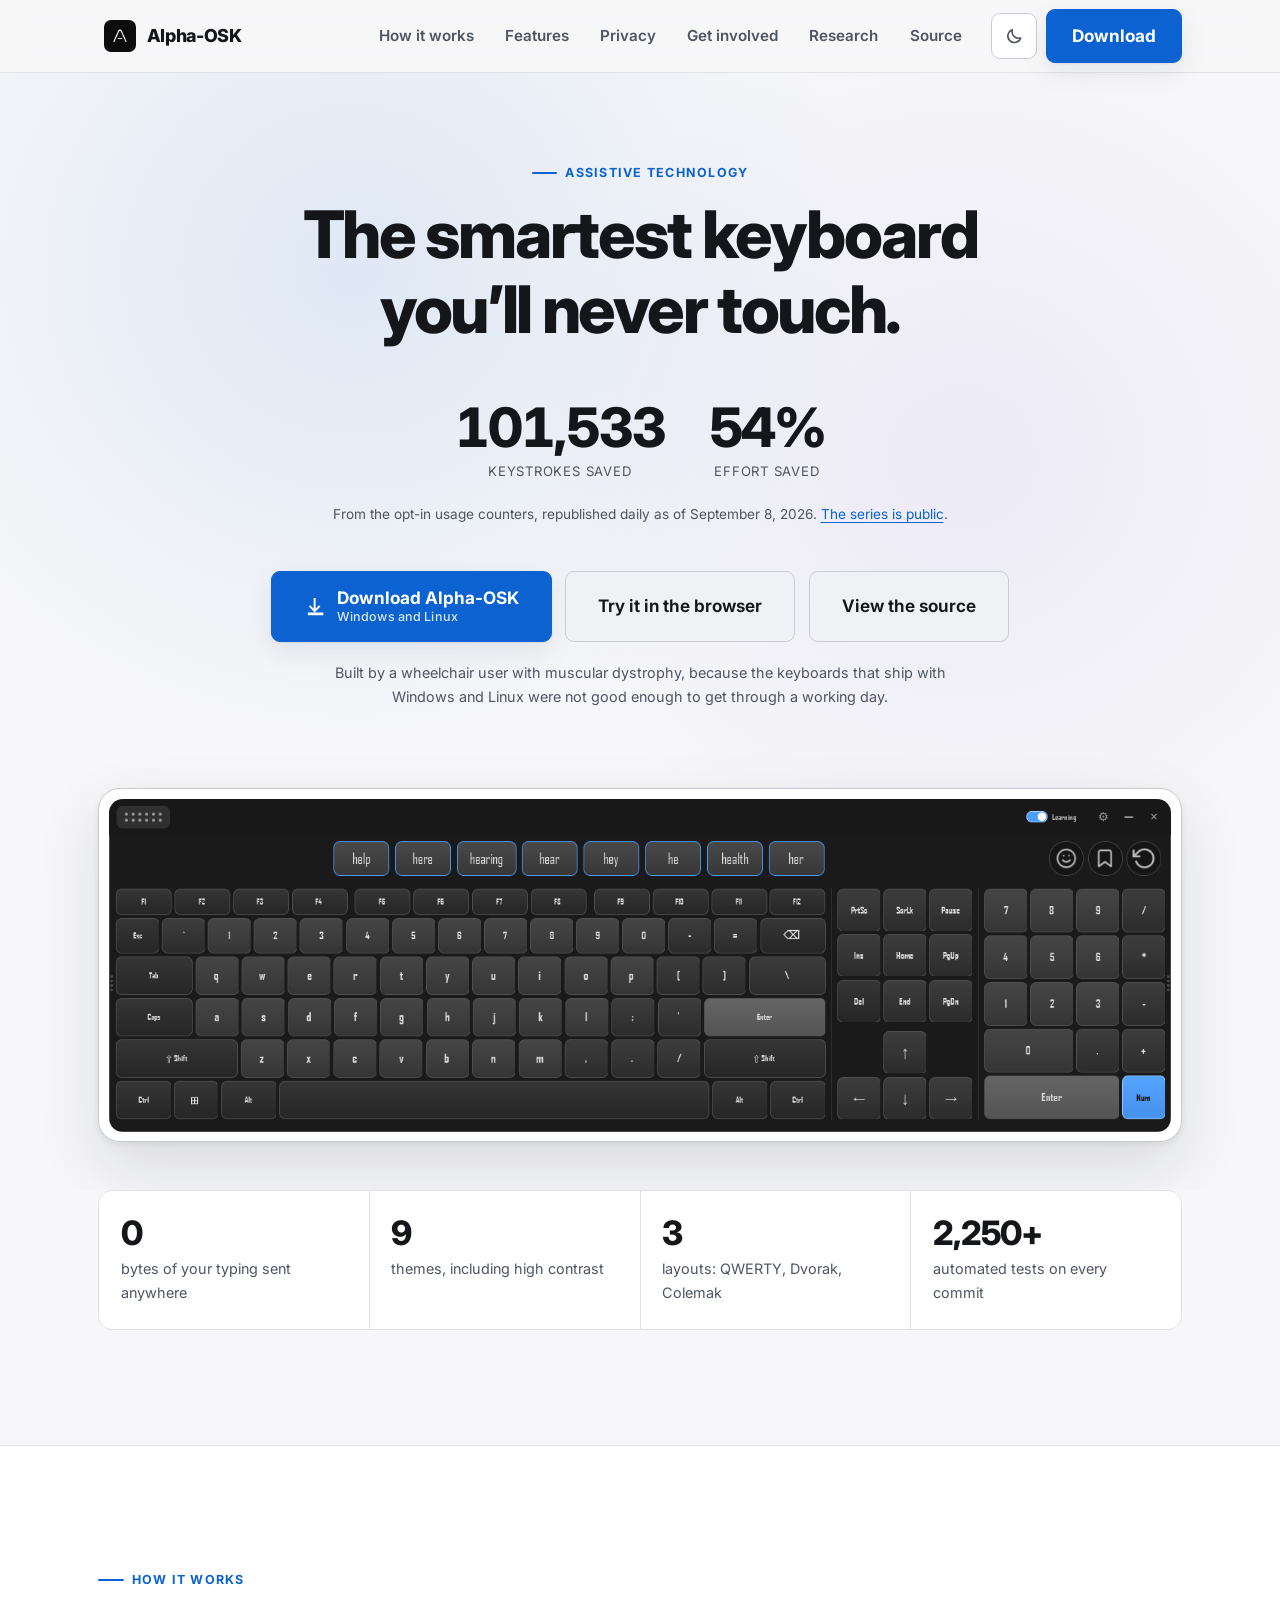
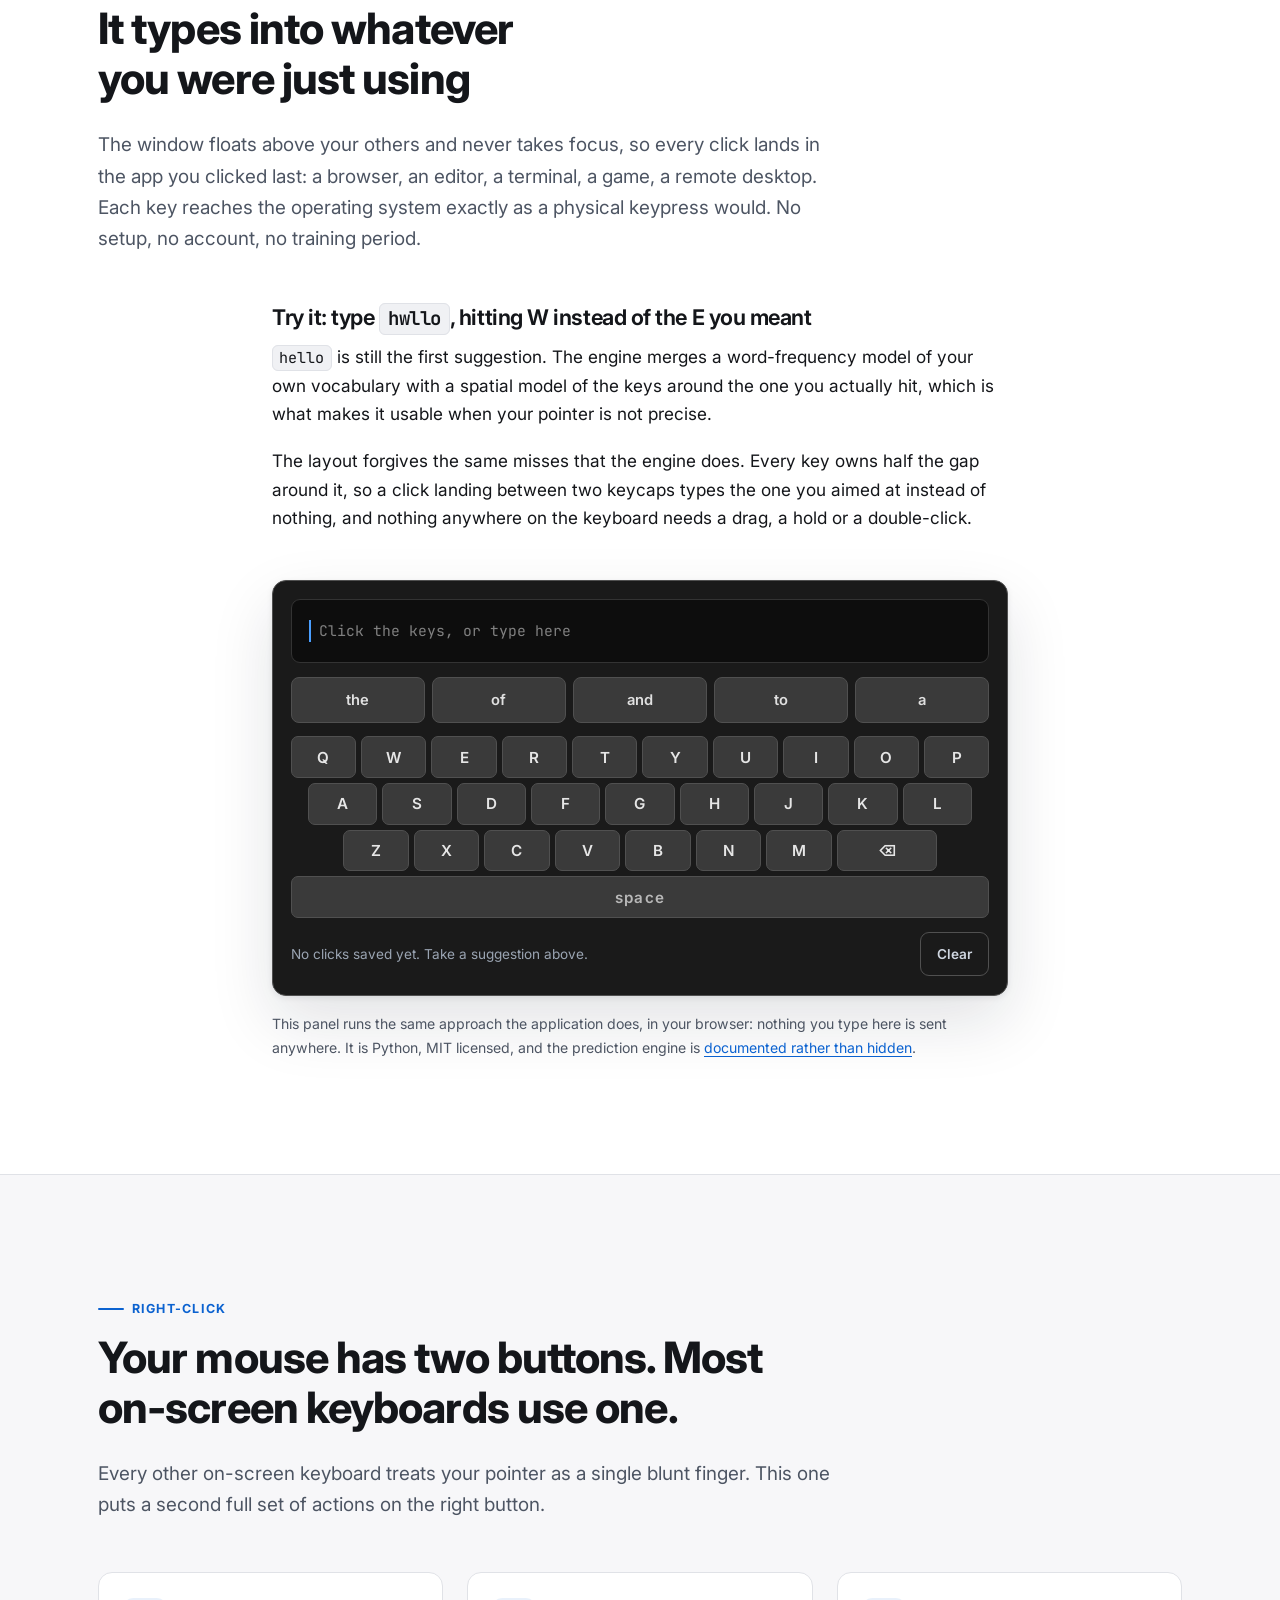
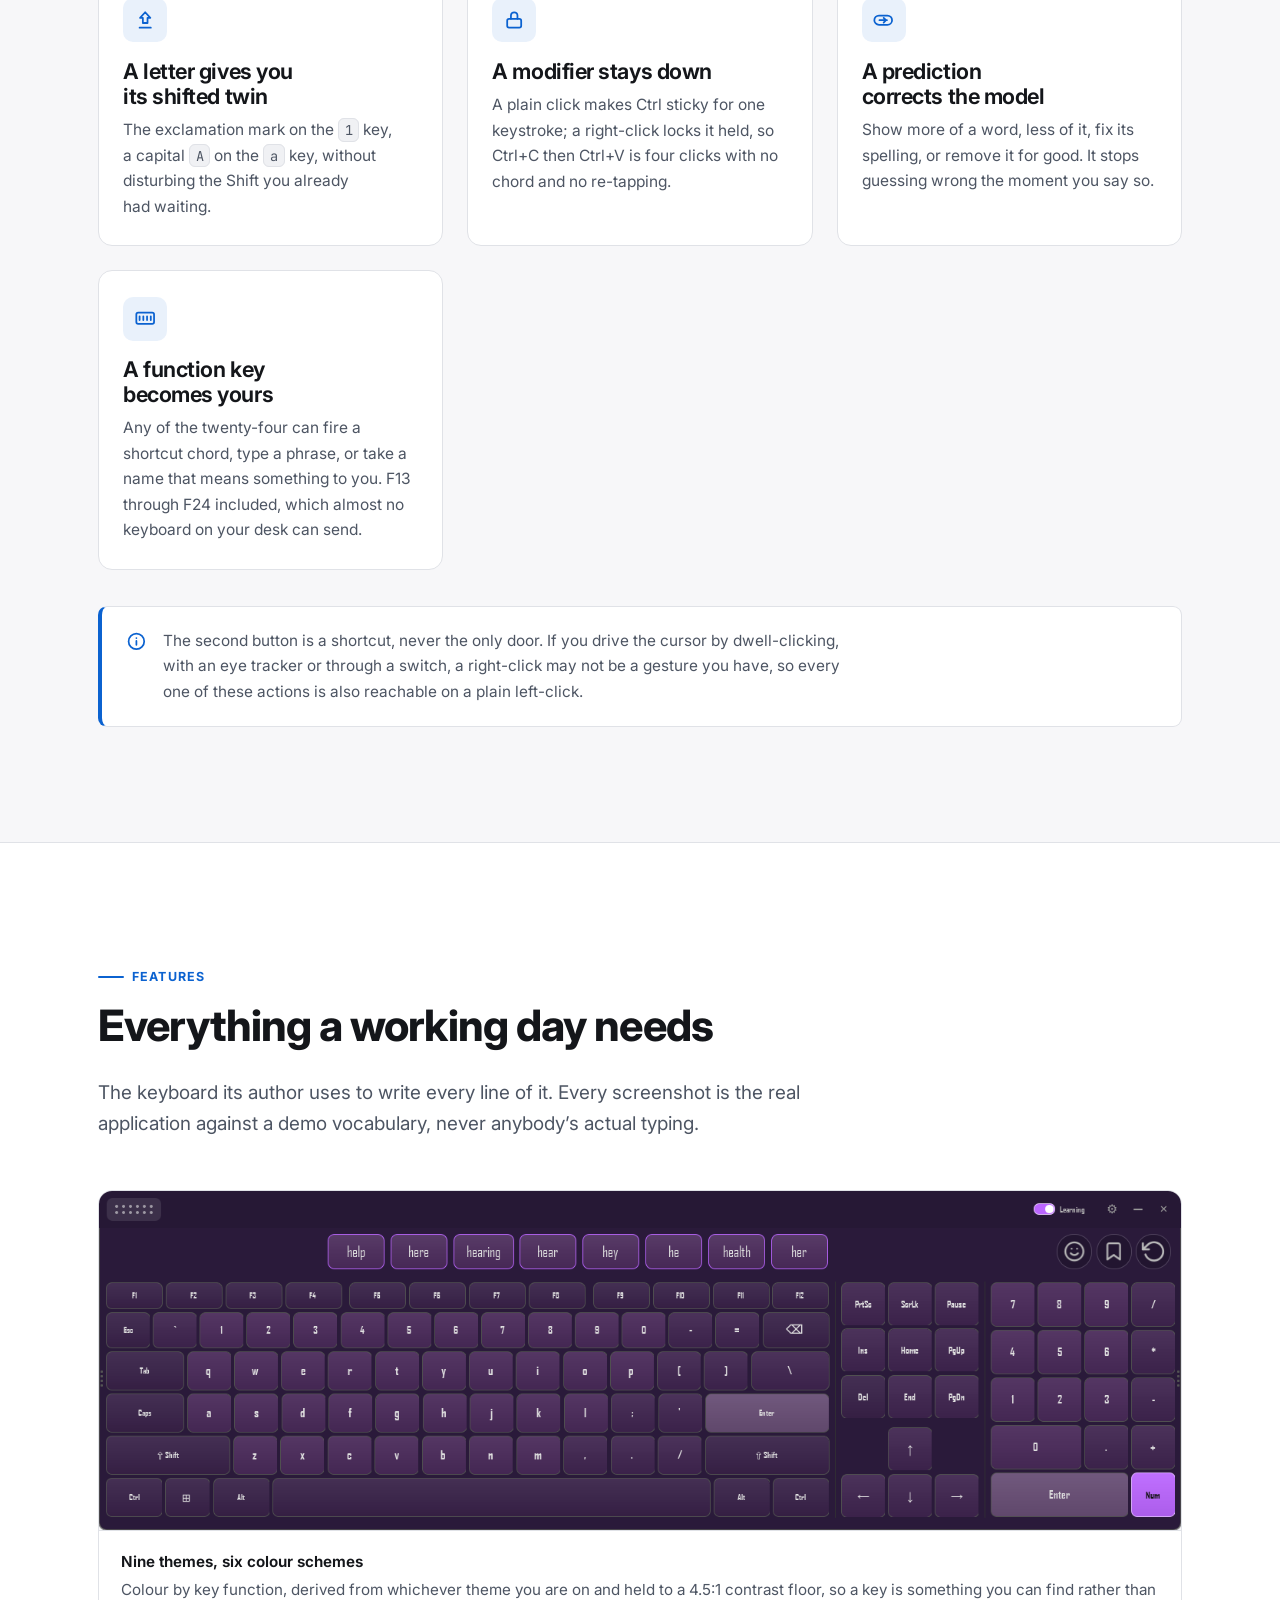
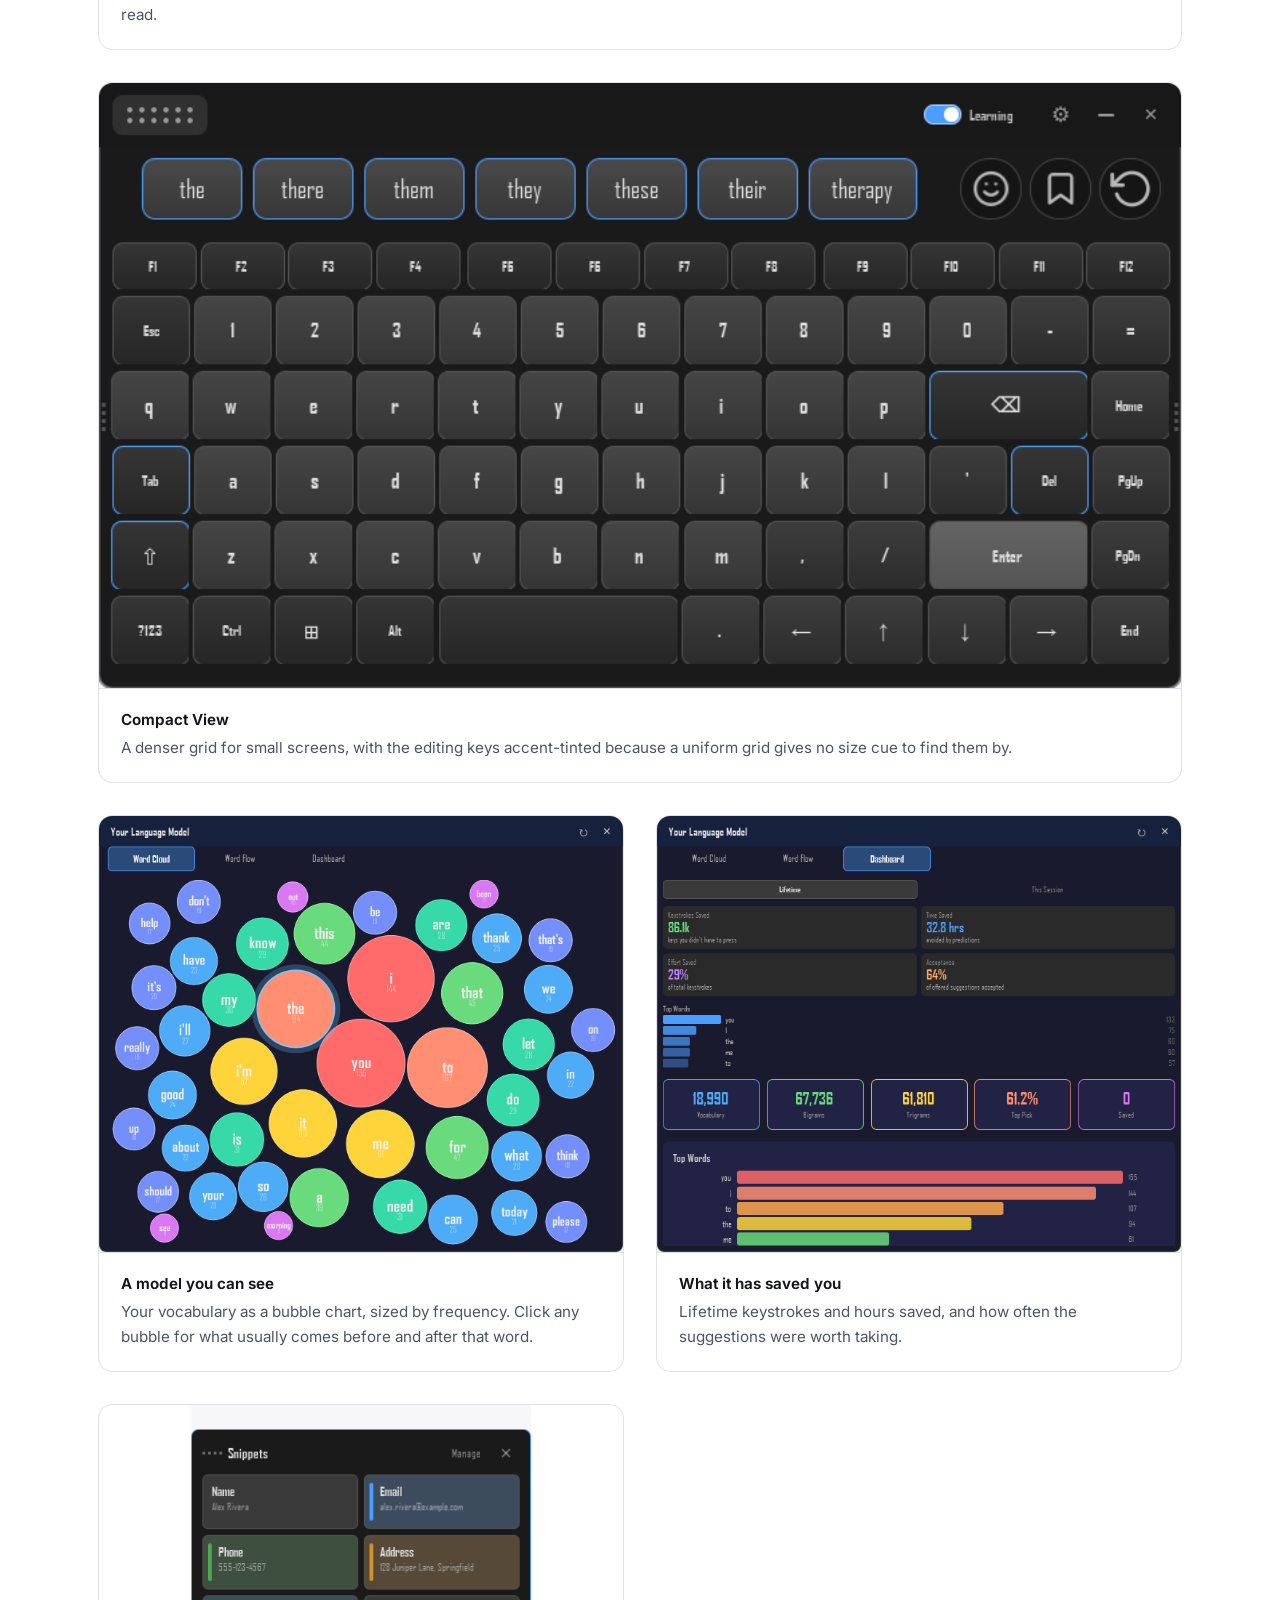
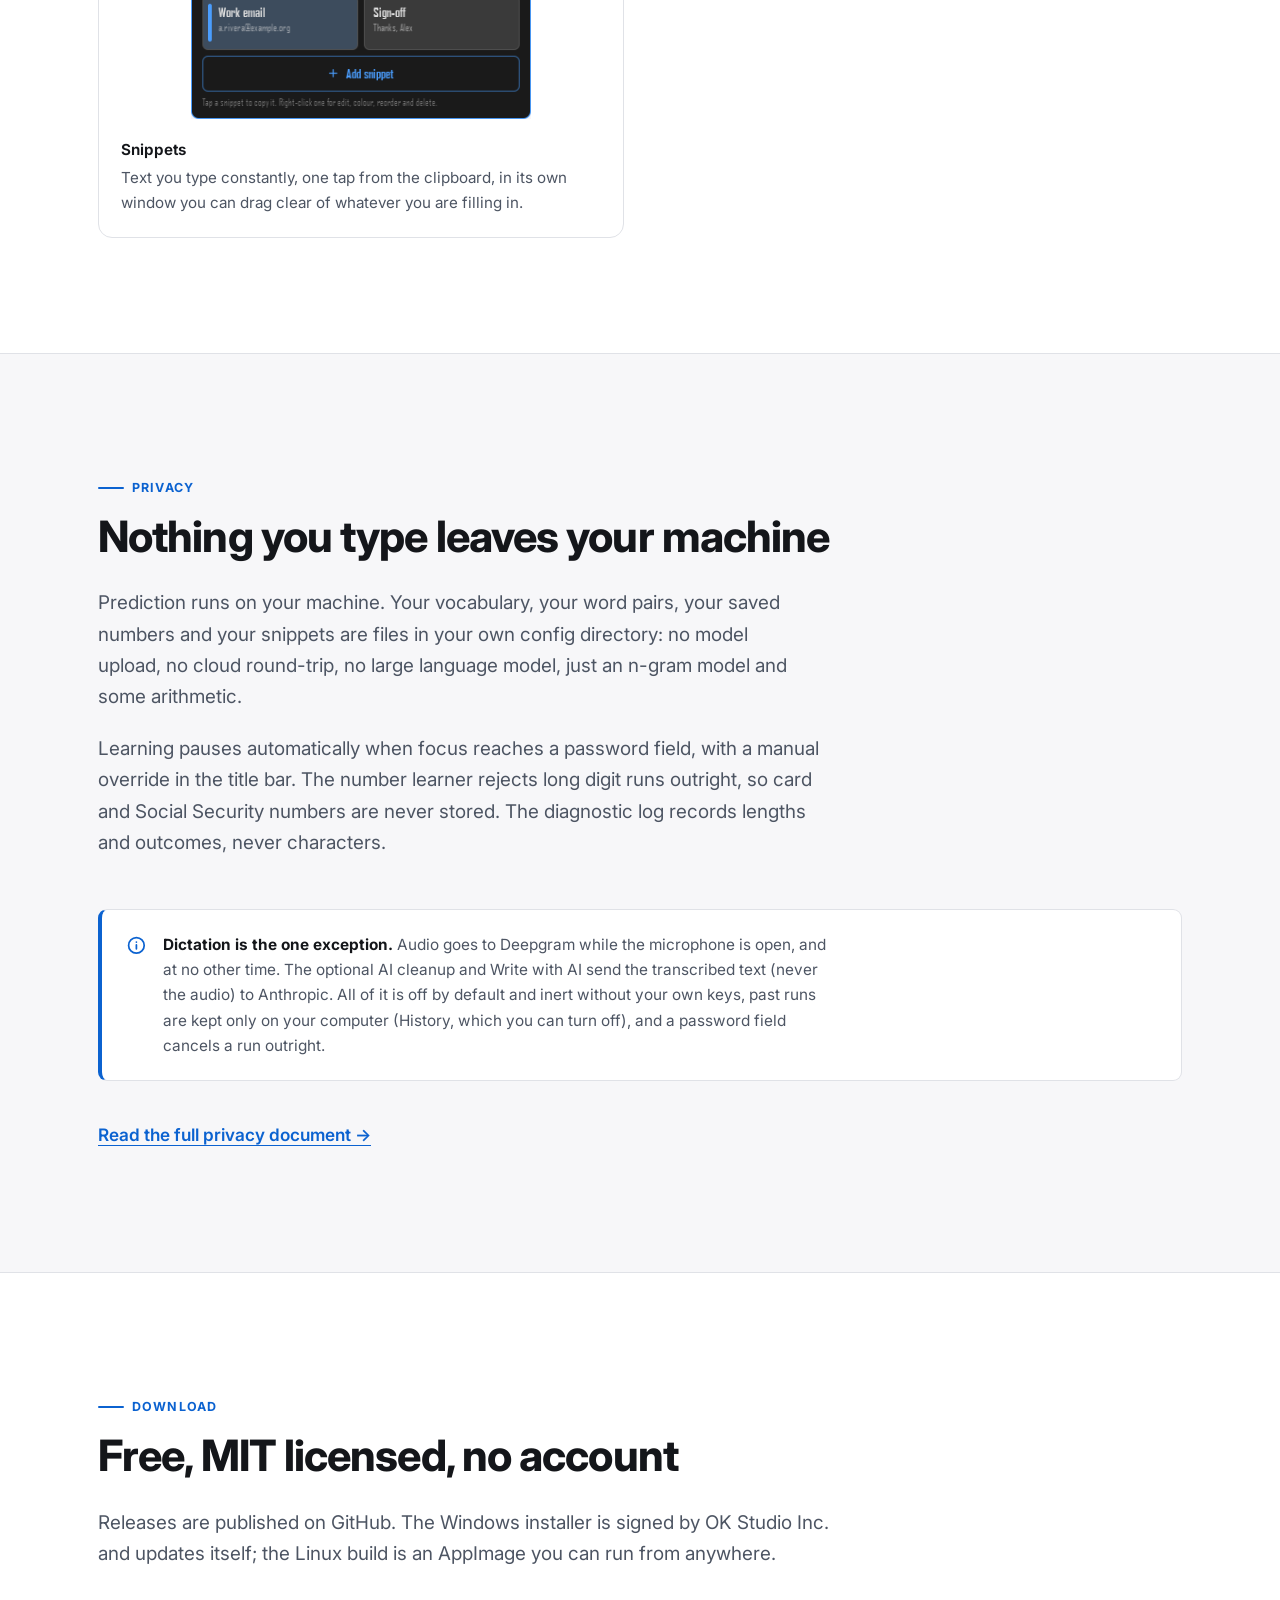
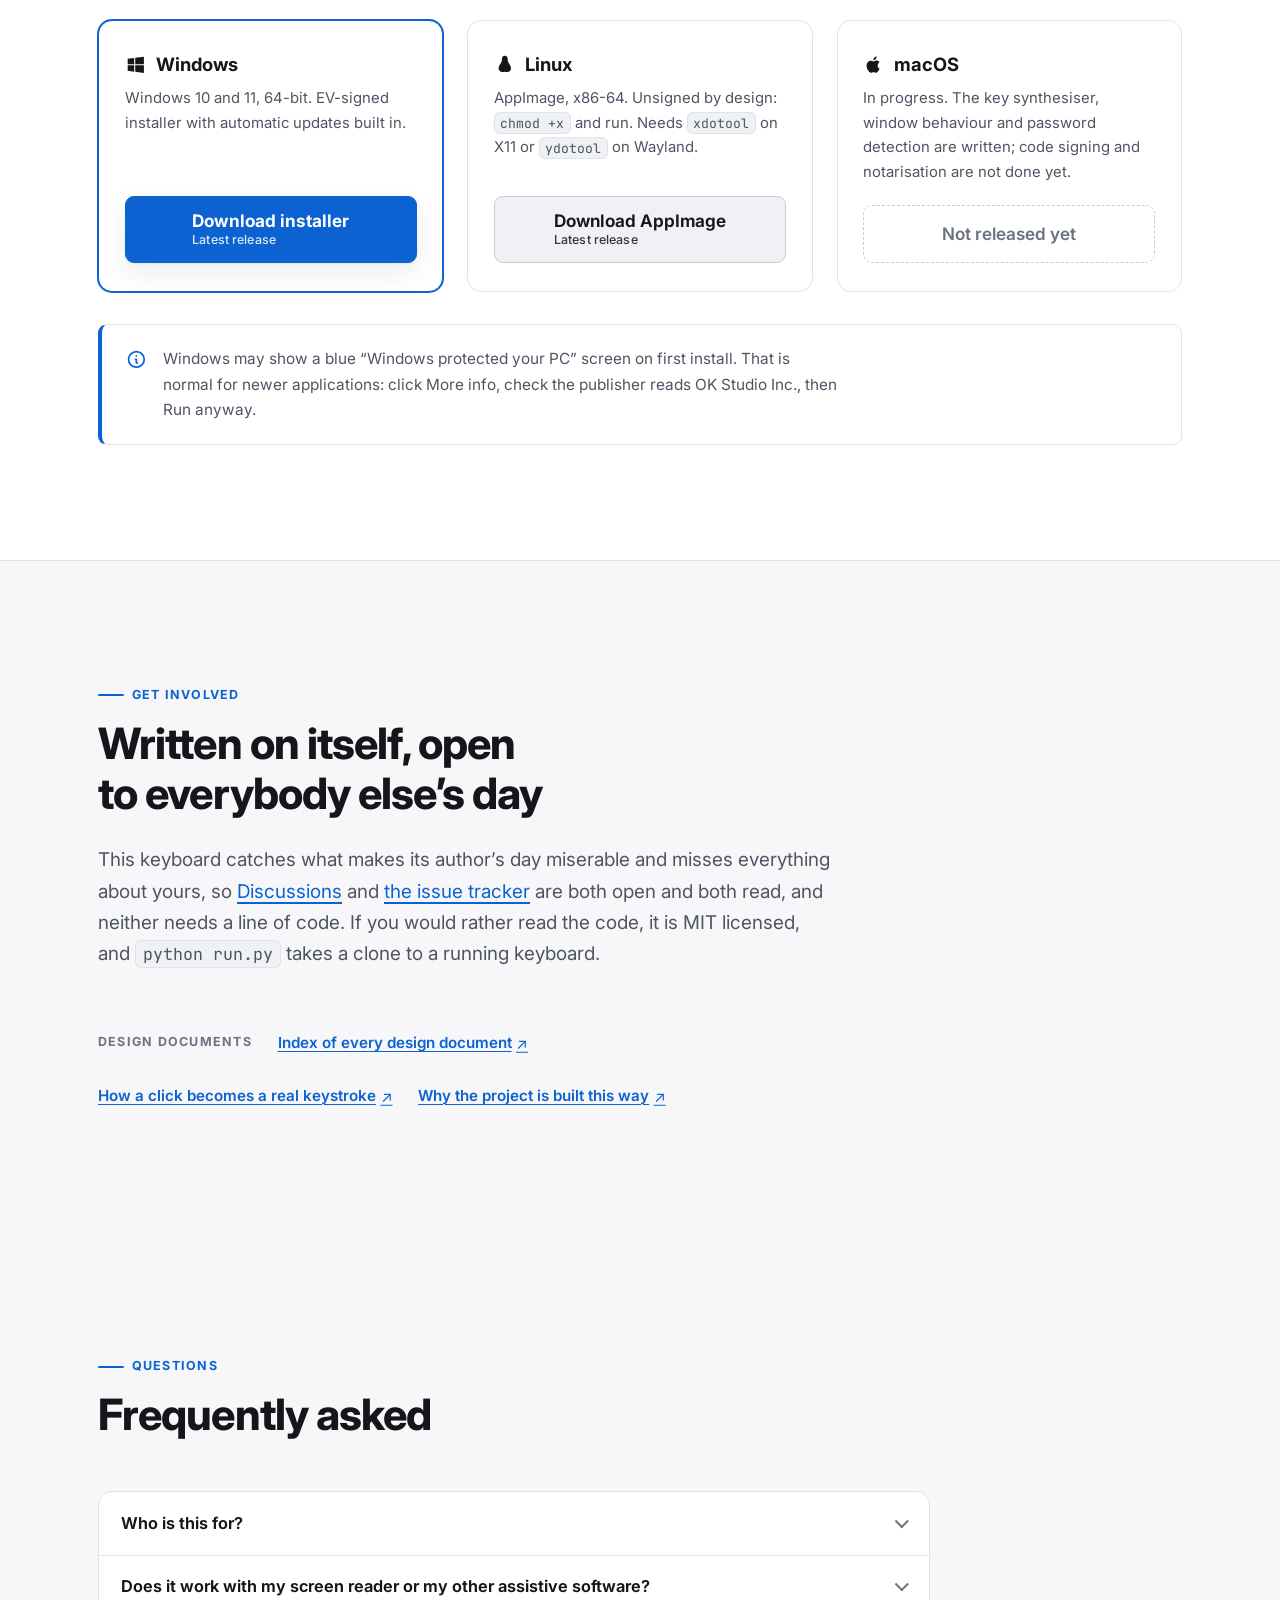
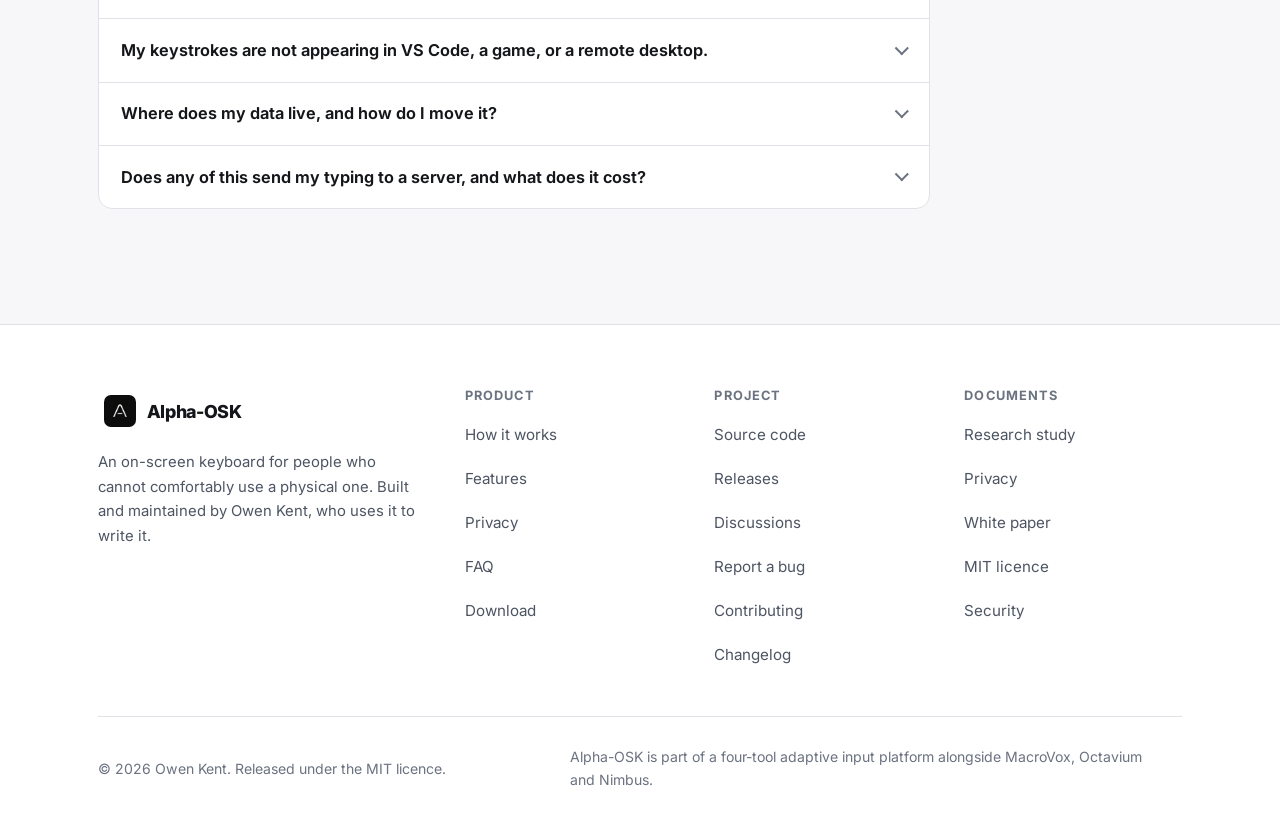
<file: index.html>
<!DOCTYPE html>
<html lang="en" data-theme="dark">
<head>
  <meta charset="UTF-8" />
  <meta name="viewport" content="width=device-width, initial-scale=1.0, viewport-fit=cover" />
  <title>Alpha-OSK | Assistive on-screen keyboard for Windows and Linux</title>
  <meta name="description" content="A free, open-source assistive on-screen keyboard for Windows and Linux, built for people who cannot comfortably use a physical keyboard. Word prediction runs on your own machine: no LLM, no GPU, nothing uploaded." />
  <meta name="theme-color" content="#0e0e10" id="themeColor" />
  <link rel="canonical" href="https://alphaosk.com/" />

  <meta property="og:type" content="website" />
  <meta property="og:site_name" content="Alpha-OSK" />
  <meta property="og:title" content="Alpha-OSK | The smartest keyboard you'll never touch" />
  <meta property="og:description" content="A free, open-source assistive on-screen keyboard for Windows and Linux, built for people who cannot comfortably use a physical keyboard, with word prediction that runs on your own machine." />
  <meta property="og:url" content="https://alphaosk.com/" />
  <meta property="og:image" content="https://alphaosk.com/images/og-alphaosk.png" />
  <meta property="og:image:width" content="1200" />
  <meta property="og:image:height" content="630" />
  <meta property="og:image:alt" content="The Alpha-OSK on-screen keyboard in its dark theme, with a row of word-prediction pills above the keys." />
  <meta name="twitter:card" content="summary_large_image" />
  <meta name="twitter:title" content="Alpha-OSK | The smartest keyboard you'll never touch" />
  <meta name="twitter:description" content="A free, open-source assistive on-screen keyboard for Windows and Linux, with word prediction that runs on your own machine." />
  <meta name="twitter:image" content="https://alphaosk.com/images/og-alphaosk.png" />

  <link rel="icon" href="/favicon.ico" sizes="32x32" />
  <link rel="icon" type="image/png" sizes="32x32" href="/images/favicon-32.png?v=20260903" />
  <link rel="apple-touch-icon" href="/images/apple-touch-icon.png?v=20260903" />
  <link rel="manifest" href="/site.webmanifest" />

  <link rel="preconnect" href="https://fonts.googleapis.com" />
  <link rel="preconnect" href="https://fonts.gstatic.com" crossorigin />
  <link href="https://fonts.googleapis.com/css2?family=Inter:wght@400..800&family=JetBrains+Mono:wght@400;600&display=swap" rel="stylesheet" />
  <link rel="stylesheet" href="/styles/alphaosk.css?v=20260908" />

  <!-- Theme before first paint, so a light-theme visitor never sees a dark
       flash. Dark is the default because the app is dark by default. -->
  <script>
    (function () {
      // Everything that only works with script running is gated on this class,
      // and the gate has to close before first paint: without it a phone paints
      // five navigation links across the header and then has them pulled out
      // from under it a moment later. With script off the class never arrives
      // and those links stay where they are, which is the point of gating on it
      // rather than on the viewport width alone.
      document.documentElement.className += " js";
      try {
        var stored = localStorage.getItem("alphaosk-theme");
        var prefersLight = window.matchMedia && window.matchMedia("(prefers-color-scheme: light)").matches;
        var theme = stored || (prefersLight ? "light" : "dark");
        document.documentElement.setAttribute("data-theme", theme);
      } catch (e) {
        document.documentElement.setAttribute("data-theme", "dark");
      }
    })();
  </script>

  <script type="application/ld+json">
  {
    "@context": "https://schema.org",
    "@type": "SoftwareApplication",
    "name": "Alpha-OSK",
    "url": "https://alphaosk.com/",
    "applicationCategory": "UtilitiesApplication",
    "applicationSubCategory": "Assistive Technology",
    "operatingSystem": "Windows, Linux",
    "description": "An assistive on-screen keyboard for Windows and Linux with on-device word prediction, built for people who cannot comfortably use a physical keyboard.",
    "license": "https://opensource.org/licenses/MIT",
    "isAccessibleForFree": true,
    "offers": {
      "@type": "Offer",
      "price": "0",
      "priceCurrency": "USD"
    },
    "author": {
      "@type": "Person",
      "name": "Owen Kent"
    },
    "downloadUrl": "https://github.com/owenpkent/alpha-osk-releases/releases",
    "softwareHelp": "https://github.com/owenpkent/alpha-osk#readme"
  }
  </script>
</head>

<body>
  <a class="skip-link" href="#main">Skip to content</a>

  <header class="site-header">
    <div class="wrap site-header__inner">
      <a class="brand" href="/">
        <img src="/images/apple-touch-icon.png?v=20260903" alt="" width="32" height="32" />
        Alpha-OSK
      </a>

      <!-- Opens the navigation below 860px, where the links do not fit on the
           header row. It sits before the panel in the source so that a Tab from
           the button lands on the first link it just revealed. The stylesheet
           keeps it out of the document entirely on wider screens and with
           scripts off, since nothing else can open the panel. -->
      <button class="nav-toggle" type="button" id="navToggle"
              aria-expanded="false" aria-controls="primaryNav" aria-label="Menu">
        <svg class="icon-bars" viewBox="0 0 24 24" aria-hidden="true" focusable="false">
          <path d="M4 7h16M4 12h16M4 17h16" />
        </svg>
        <svg class="icon-close" viewBox="0 0 24 24" aria-hidden="true" focusable="false">
          <path d="M6 6 18 18M18 6 6 18" />
        </svg>
      </button>

      <nav class="nav" id="primaryNav" aria-label="Primary">
        <!-- Shown only under 600px, where the header has had to give up its own
             Download button to fit the brand and the two controls at 320px. -->
        <a class="btn btn--primary nav__cta" data-download="auto" href="#download">Download</a>
        <a href="#how">How it works</a>
        <a href="#features">Features</a>
        <a href="#privacy">Privacy</a>
        <a href="#community">Get involved</a>
        <a href="/study">Research</a>
        <a href="https://github.com/owenpkent/alpha-osk">Source</a>
      </nav>

      <div class="header-actions">
        <button class="theme-toggle" type="button" id="themeToggle" aria-label="Switch to light theme">
          <svg class="icon-sun" viewBox="0 0 24 24" aria-hidden="true" focusable="false">
            <circle cx="12" cy="12" r="4.2" />
            <path d="M12 2v2.4M12 19.6V22M4.2 4.2l1.7 1.7M18.1 18.1l1.7 1.7M2 12h2.4M19.6 12H22M4.2 19.8l1.7-1.7M18.1 5.9l1.7-1.7" />
          </svg>
          <svg class="icon-moon" viewBox="0 0 24 24" aria-hidden="true" focusable="false">
            <path d="M20.5 14.3A8.6 8.6 0 0 1 9.7 3.5a8.6 8.6 0 1 0 10.8 10.8Z" />
          </svg>
        </button>
        <a class="btn btn--primary header-cta" data-download="auto" href="#download">Download</a>
      </div>
    </div>
  </header>

  <main id="main" tabindex="-1">

    <!-- ================= Hero =================
         The three buttons are the page's answer to having two audiences. A
         visitor who is sold downloads, a visitor who is not tries the demo,
         and a developer goes straight to the repository without scrolling
         past eight sections of end-user copy to find it.

         There is no closing call-to-action band any more, and these buttons
         are why: it made the same three-way offer a second time, and a page
         this short does not need to ask twice. The header keeps a Download
         button pinned for the whole scroll, so the offer is never more than
         a glance away regardless.

         data-version-label is PREPENDED to, not replaced (see initVersion), so
         the sub-label has to read correctly both as "Windows and Linux" and as
         "v1.3.0 · Windows and Linux". Anything that already implies a version
         or a platform will read twice once the fetch lands. -->
    <section class="hero">
      <div class="wrap hero__inner">
        <!-- The eyebrow is for the machines that decide whether a school or
             office network lets this page load at all, as much as for people.
             Filters categorise a new domain largely from its title,
             description and the text at the top of the page, and the headline
             says nothing about what kind of site this is. See "Web filters" in
             the README. -->
        <span class="eyebrow">Assistive technology</span>
        <h1>The smartest keyboard you&rsquo;ll never touch.</h1>

        <!-- ================= Usage figures =================
             These are measured, not estimated, which is the only reason
             they are allowed this high on the page. They come from the opt-in counters
             the application itself publishes, summed and appended to a dated
             CSV once a day by the alpha-osk repo's telemetry-aggregate
             workflow. Anyone can open the row and check the arithmetic.

             The labels are the application's own dashboard tiles, word for
             word, so the site and the app cannot drift apart on what they
             name. "Effort saved" is therefore the only place the denominator
             is NOT spelled out, and this comment is where it lives: the figure
             is saved / (pressed + saved), the keystrokes the words WOULD have
             cost, not the length of the finished text. It is a share of effort
             avoided rather than of document produced. Label it any other way
             and the number stops being the one the CSV supports.

             The values are baked into the markup rather than left empty
             because the fetch is best-effort: with scripts off, blocked, or
             offline, the headline still reads as a headline instead of as a
             gap. They are the newest row at the time of writing and go stale
             slowly; initUsage corrects them whenever it lands. -->
        <dl class="hero__usage">
          <div class="usage">
            <dt class="usage__label">Keystrokes saved</dt>
            <dd class="usage__value" data-usage-saved>101,533</dd>
          </div>
          <div class="usage">
            <dt class="usage__label">Effort saved</dt>
            <dd class="usage__value" data-usage-pct>54%</dd>
          </div>
        </dl>

        <p class="hero__source">
          From the opt-in usage counters, republished daily
          <span data-usage-asof>as of September 8, 2026</span>.
          <a href="https://github.com/owenpkent/alpha-osk/blob/telemetry-data/docs/research/data/telemetry-aggregate.csv">The
          series is public</a>.
        </p>

        <div class="hero__cta">
          <a class="btn btn--primary btn--lg" data-download="auto" href="#download">
            <svg class="btn__icon" viewBox="0 0 24 24" aria-hidden="true" focusable="false">
              <path d="M12 3v11.2l3.6-3.6 1.4 1.4-6 6-6-6 1.4-1.4L10 14.2V3h2Zm-8 15h16v3H4v-3Z" />
            </svg>
            <span class="btn__stack">
              <span>Download Alpha-OSK</span>
              <span class="btn__sub" data-version-label>Windows and Linux</span>
            </span>
          </a>
          <a class="btn btn--lg" href="#prediction">Try it in the browser</a>
          <a class="btn btn--lg" href="https://github.com/owenpkent/alpha-osk">View the source</a>
        </div>

        <p class="hero__note">
          Built by a wheelchair user with muscular dystrophy, because the keyboards that ship with
          Windows and Linux were not good enough to get through a working day.
        </p>

        <div class="hero__shot">
          <img
            src="/images/screenshots/dark-theme-keyboard.png"
            alt="The Alpha-OSK window: a function row, a full QWERTY block, a navigation cluster and a numpad, with a row of word-prediction pills above the keys."
            width="1410" height="442" fetchpriority="high" />
        </div>
      </div>
    </section>

    <!-- ================= Stats ================= -->
    <section class="section" aria-label="Project at a glance" style="padding-top: 0;">
      <div class="wrap">
        <div class="stats">
          <div class="stat">
            <span class="stat__value">0</span>
            <span class="stat__label">bytes of your typing sent anywhere</span>
          </div>
          <div class="stat">
            <span class="stat__value">9</span>
            <span class="stat__label">themes, including high contrast</span>
          </div>
          <div class="stat">
            <span class="stat__value">3</span>
            <span class="stat__label">layouts: QWERTY, Dvorak, Colemak</span>
          </div>
          <div class="stat">
            <span class="stat__value">2,250+</span>
            <span class="stat__label">automated tests on every commit</span>
          </div>
        </div>
      </div>
    </section>

    <!-- ================= How it works =================
         These were two sections, "How it works" and "Prediction", and the
         second one carried the only interactive proof on the page from
         somewhere most visitors never scrolled to.

         The demo is now the whole answer to "how it works", and there are
         deliberately no numbered steps above it. The three that used to be
         here explained that you click a key and get a letter, which is what
         the reader already assumed from the word "keyboard", and the two
         useful things they said (sticky modifiers, prediction pills) are the
         subjects of the next section and of the panel directly below. What
         survives is the one fact a demo cannot show: where the keystrokes
         land. That is the lede, because "will it work with my software" is
         the question a visitor actually arrives with.

         #prediction survives as an anchor on the demo block, because it is
         linked to from outside the site. -->

    <section class="section section--alt" id="how">
      <div class="wrap">
        <div class="section__head">
          <span class="eyebrow">How it works</span>
          <h2>It types into whatever you were just using</h2>
          <p>
            The window floats above your others and never takes focus, so every click lands in the
            app you clicked last: a browser, an editor, a terminal, a game, a remote desktop. Each
            key reaches the operating system exactly as a physical keypress would. No setup, no
            account, no training period.
          </p>
        </div>

        <div class="demo" id="prediction">
          <div class="demo__copy">
            <h3>Try it: type <code>hwllo</code>, hitting W instead of the E you meant</h3>
            <p>
              <code>hello</code> is still the first suggestion. The engine merges a word-frequency
              model of your own vocabulary with a spatial model of the keys around the one you
              actually hit, which is what makes it usable when your pointer is not precise.
            </p>
            <p>
              The layout forgives the same misses that the engine does. Every key owns half the gap
              around it, so a click landing between two keycaps types the one you aimed at instead
              of nothing, and nothing anywhere on the keyboard needs a drag, a hold or a
              double-click.
            </p>
          </div>

          <!-- The live demo. Not a recording and not a mock: scripts/demo.js
               runs a real prediction pass over the application's own wordlist
               on every keypress. Nothing here is animated on its own, so there
               is nothing for WCAG 2.2.2 to require a pause control for. -->
          <div class="kbdemo" id="kbdemo">
            <!-- Empty, not hidden. This is the only channel that reports a
                 demo which failed to load, and a live region has to be in the
                 accessibility tree before the text arrives or the change is
                 announced to nobody: hidden took it out of the tree until the
                 same moment the message was written into it. The stylesheet
                 hides it while it is :empty, so an intact page still shows
                 nothing. -->
            <p class="kbdemo__status" data-demo-status role="status"></p>

            <!-- Every key here is built in script, so with nothing running this
                 panel is an empty black box with a dead Clear button in it. The
                 stylesheet shows this paragraph and hides the panel's chrome
                 until demo.js sets data-demo-ready, which covers scripts being
                 off, the file being blocked, and the file never arriving. -->
            <p class="kbdemo__fallback">
              This demo runs a real prediction pass on every keypress, so it needs JavaScript. The
              screenshots below show the same keyboard, and the download is unaffected.
            </p>

            <div class="kbdemo__screen" data-demo-screen tabindex="0" role="group"
                 aria-label="Demo text. Click the keys below, or type here with your own keyboard.">
              <!-- aria-live="off" against the implicit role="status" an <output>
                   carries. Left on, it re-announced the whole sentence on every
                   keystroke: typing "hwllo" queued "h", "hw", "hwl", "hwll",
                   "hwllo". The typist already knows what they just pressed. -->
              <output class="kbdemo__text" data-demo-text aria-live="off"></output><span class="kbdemo__caret" aria-hidden="true"></span>
              <span class="kbdemo__placeholder" data-demo-placeholder>Click the keys, or type here</span>
            </div>

            <!-- The suggestions are the whole argument of this panel, and they
                 were the one part of it that changed silently. This is the
                 channel worth announcing, not the echo of your own typing.

                 The announcing is done by the region below rather than by this
                 group, though. Live on the group itself, every keystroke
                 rewrote up to five buttons inside a live region, so typing
                 "hello" queued five separate readings of a five-word list: the
                 same flood that aria-live="off" above exists to stop for the
                 text field, arriving one element further down. -->
            <div class="kbdemo__pills" data-demo-pills role="group" aria-live="off"
                 aria-label="Word suggestions"></div>

            <!-- Announces the suggestion list once the typing settles, so the
                 news arrives without narrating every keystroke on the way to
                 it. Off-screen: the pills themselves are the visible copy. -->
            <p class="visually-hidden" data-demo-announce role="status"></p>

            <div class="kbdemo__keys" data-demo-keys></div>

            <div class="kbdemo__foot">
              <p class="kbdemo__saved" data-demo-saved></p>
              <button type="button" class="kbdemo__clear" data-demo-clear>Clear</button>
            </div>
          </div>

          <!-- The one developer-facing line above the fold-and-a-half, placed
               where a developer is most likely to want it: directly under the
               thing they have just watched work. The full contributor path is
               #community, near the bottom, where a committed reader lands. -->
          <p class="kbdemo__hint">
            This panel runs the same approach the application does, in your browser: nothing you
            type here is sent anywhere. It is Python, MIT licensed, and the prediction engine is
            <a href="https://github.com/owenpkent/alpha-osk/blob/main/docs/WHITEPAPER.md">documented
            rather than hidden</a>.
          </p>
        </div>
      </div>
    </section>

    <!-- ================= Right-click ================= -->
    <!-- The differentiator section, and the one that goes stale first: every
         card is a shipped behaviour in the app repo, not a roadmap item. The
         callout at the end is not decoration. A section selling a gesture has
         to say, in the same breath, what happens to the people who cannot make
         it, or it is selling an exclusion. -->
    <section class="section" id="pointer">
      <div class="wrap">
        <div class="section__head">
          <span class="eyebrow">Right-click</span>
          <h2>Your mouse has two buttons. Most on-screen keyboards use one.</h2>
          <p>
            Every other on-screen keyboard treats your pointer as a single blunt finger. This one
            puts a second full set of actions on the right button.
          </p>
        </div>

        <div class="features">
          <article class="feature">
            <div class="feature__icon">
              <svg viewBox="0 0 24 24" aria-hidden="true" focusable="false">
                <path d="M12 3.5 6.5 9.5h3v5.5h5V9.5h3L12 3.5Z" />
                <path d="M6 20h12" />
              </svg>
            </div>
            <h3>A letter gives you its shifted twin</h3>
            <p>
              The exclamation mark on the <code>1</code> key, a capital <code>A</code> on the
              <code>a</code> key, without disturbing the Shift you already had waiting.
            </p>
          </article>

          <article class="feature">
            <div class="feature__icon">
              <svg viewBox="0 0 24 24" aria-hidden="true" focusable="false">
                <rect x="4.5" y="10.5" width="15" height="9.5" rx="2" />
                <path d="M8.5 10.5V7a3.5 3.5 0 0 1 7 0v3.5" />
              </svg>
            </div>
            <h3>A modifier stays down</h3>
            <p>
              A plain click makes Ctrl sticky for one keystroke; a right-click locks it held, so
              Ctrl+C then Ctrl+V is four clicks with no chord and no re-tapping.
            </p>
          </article>

          <article class="feature">
            <div class="feature__icon">
              <svg viewBox="0 0 24 24" aria-hidden="true" focusable="false">
                <rect x="2.5" y="7" width="19" height="10" rx="5" />
                <path d="M8 12h8M12.5 9.5 15 12l-2.5 2.5" />
              </svg>
            </div>
            <h3>A prediction corrects the model</h3>
            <p>
              Show more of a word, less of it, fix its spelling, or remove it for good. It stops
              guessing wrong the moment you say so.
            </p>
          </article>

          <article class="feature">
            <div class="feature__icon">
              <svg viewBox="0 0 24 24" aria-hidden="true" focusable="false">
                <rect x="2.5" y="6" width="19" height="12" rx="2" />
                <path d="M6 10v4M10 10v4M14 10v4M18 10v4" />
              </svg>
            </div>
            <h3>A function key becomes yours</h3>
            <p>
              Any of the twenty-four can fire a shortcut chord, type a phrase, or take a name that
              means something to you. F13 through F24 included, which almost no keyboard on your
              desk can send.
            </p>
          </article>
        </div>

        <div class="callout" style="margin-top: clamp(1.5rem, 3vw, 2.25rem);">
          <svg viewBox="0 0 24 24" aria-hidden="true" focusable="false">
            <circle cx="12" cy="12" r="9" />
            <path d="M12 16v-4.5M12 8.2h.01" />
          </svg>
          <p>
            The second button is a shortcut, never the only door. If you drive the cursor by
            dwell-clicking, with an eye tracker or through a switch, a right-click may not be a
            gesture you have, so every one of these actions is also reachable on a plain
            left-click.
          </p>
        </div>
      </div>
    </section>

    <!-- ================= Features =================
         Was two sections and seventeen blocks: ten feature cards and seven
         captioned screenshots, five of which made the same point twice. The
         screenshots won, because a picture of the theme picker argues for the
         theme picker better than a paragraph about it does.

         The six surviving cards then went too. Three of them were said
         elsewhere on the page already (layouts in the stats strip, dictation
         in the privacy callout and the FAQ, data export in the FAQ), and of
         the rest, the hit-target argument moved up to #how, where it belongs
         beside the panel making the same case about mis-aimed clicks.

         So this section is a head and the screenshots. If a feature needs
         saying here in future, ask first whether a screenshot already says
         it, and second whether the FAQ is the better home. -->

    <section class="section section--alt" id="features">
      <div class="wrap">
        <div class="section__head">
          <span class="eyebrow">Features</span>
          <h2>Everything a working day needs</h2>
          <p>
            The keyboard its author uses to write every line of it. Every screenshot is the real
            application against a demo vocabulary, never anybody&rsquo;s actual typing.
          </p>
        </div>

        <div class="shots">
          <figure class="shot shot--wide">
            <img src="/images/screenshots/amethyst-theme-keyboard.png"
                 alt="The keyboard in the Amethyst theme: purple keys with a lighter purple accent on the active modifier."
                 loading="lazy" width="1410" height="442" />
            <figcaption>
              <strong>Nine themes, six colour schemes</strong>
              Colour by key function, derived from whichever theme you are on and held to a 4.5:1
              contrast floor, so a key is something you can find rather than read.
            </figcaption>
          </figure>

          <figure class="shot shot--wide">
            <img src="/images/screenshots/compact-view-keyboard.png"
                 alt="Compact View: a dense thirteen by four grid with a function row and a separate number row above it, and a navigation column on the right."
                 loading="lazy" width="808" height="452" />
            <figcaption>
              <strong>Compact View</strong>
              A denser grid for small screens, with the editing keys accent-tinted because a
              uniform grid gives no size cue to find them by.
            </figcaption>
          </figure>

          <figure class="shot">
            <img src="/images/screenshots/language-model-word-cloud.png"
                 alt="The Your Language Model window showing a word cloud, with each learned word drawn as a circle sized by how often it has been typed."
                 loading="lazy" width="720" height="600" />
            <figcaption>
              <strong>A model you can see</strong>
              Your vocabulary as a bubble chart, sized by frequency. Click any bubble for what
              usually comes before and after that word.
            </figcaption>
          </figure>

          <figure class="shot">
            <img src="/images/screenshots/analytics-dashboard.png"
                 alt="The analytics dashboard showing tiles for keystrokes saved, time saved, effort saved and suggestion acceptance rate."
                 loading="lazy" width="720" height="600" />
            <figcaption>
              <strong>What it has saved you</strong>
              Lifetime keystrokes and hours saved, and how often the suggestions were worth taking.
            </figcaption>
          </figure>

          <figure class="shot shot--narrow">
            <img src="/images/screenshots/snippets-window.png"
                 alt="The Snippets window: six colour-tagged tiles in two columns, labelled Name, Email, Phone, Address, Work email and Sign-off."
                 loading="lazy" width="360" height="307" />
            <figcaption>
              <strong>Snippets</strong>
              Text you type constantly, one tap from the clipboard, in its own window you can drag
              clear of whatever you are filling in.
            </figcaption>
          </figure>
        </div>

      </div>
    </section>

    <!-- ================= Privacy =================
         Was a three-tile grid under a head paragraph that already made the
         same argument, so the tiles were restating the lede in a box. The
         claims all survive in the prose, in the order a suspicious reader
         wants them: where the data is, what is refused, what is logged.

         The dictation caveat keeps a box of its own, and it is the only thing
         here that does. It is the one claim on this page that cuts against
         the section's own headline, and burying an exception in the middle of
         a reassuring paragraph is how you get accused of hiding it. .callout
         is the same component the right-click and Windows-SmartScreen caveats
         use, so the page has one shape that means "read this bit". -->
    <section class="section" id="privacy">
      <div class="wrap">
        <div class="section__head">
          <span class="eyebrow">Privacy</span>
          <h2>Nothing you type leaves your machine</h2>
          <p>
            Prediction runs on your machine. Your vocabulary, your word pairs, your saved numbers
            and your snippets are files in your own config directory: no model upload, no cloud
            round-trip, no large language model, just an n-gram model and some arithmetic.
          </p>
          <p>
            Learning pauses automatically when focus reaches a password field, with a manual
            override in the title bar. The number learner rejects long digit runs outright, so card
            and Social Security numbers are never stored. The diagnostic log records lengths and
            outcomes, never characters.
          </p>
        </div>

        <div class="callout">
          <svg viewBox="0 0 24 24" aria-hidden="true" focusable="false">
            <circle cx="12" cy="12" r="9" />
            <path d="M12 16v-4.5M12 8.2h.01" />
          </svg>
          <p>
            <strong>Dictation is the one exception.</strong> Audio goes to Deepgram while the
            microphone is open, and at no other time. The optional AI cleanup and Write with AI send
            the transcribed text (never the audio) to Anthropic. All of it is off by default and
            inert without your own keys, past runs are kept only on your computer (History, which
            you can turn off), and a password field cancels a run outright.
          </p>
        </div>

        <p class="more-link">
          <a href="https://github.com/owenpkent/alpha-osk/blob/main/docs/PRIVACY.md">Read the full privacy document &rarr;</a>
        </p>
      </div>
    </section>

    <!-- ================= Download ================= -->
    <section class="section section--alt" id="download">
      <div class="wrap">
        <div class="section__head">
          <span class="eyebrow">Download</span>
          <h2>Free, MIT licensed, no account</h2>
          <p>
            Releases are published on GitHub. The Windows installer is signed by OK Studio Inc. and
            updates itself; the Linux build is an AppImage you can run from anywhere.
          </p>
        </div>

        <div class="downloads">
          <div class="dl dl--primary">
            <div class="dl__os">
              <svg viewBox="0 0 24 24" aria-hidden="true" focusable="false">
                <path d="M3 5.4 10.2 4.4v7.1H3V5.4Zm0 13.2 7.2 1v-7H3v6Zm8.4 1.2L21 21V12.5h-9.6v7.3Zm0-15.5v7.2H21V3l-9.6 1.3Z" />
              </svg>
              Windows
            </div>
            <p class="dl__meta">
              Windows 10 and 11, 64-bit. EV-signed installer with automatic updates built in.
            </p>
            <a class="btn btn--primary" data-download="exe"
               href="https://github.com/owenpkent/alpha-osk-releases/releases/latest">
              <span class="btn__stack">
                <span>Download installer</span>
                <span class="btn__sub" data-version-label>Latest release</span>
              </span>
            </a>
          </div>

          <div class="dl">
            <div class="dl__os">
              <svg viewBox="0 0 24 24" aria-hidden="true" focusable="false">
                <path d="M12 2c2.3 0 3.4 1.9 3.3 4.3-.1 1.7.3 2.6 1.2 4 1.2 1.9 2.4 3.6 2.4 5.6 0 2.6-2 4.1-4 4.1-1.2 0-2-.4-2.9-.4s-1.7.4-2.9.4c-2 0-4-1.5-4-4.1 0-2 1.2-3.7 2.4-5.6.9-1.4 1.3-2.3 1.2-4C8.6 3.9 9.7 2 12 2Z" />
              </svg>
              Linux
            </div>
            <p class="dl__meta">
              AppImage, x86-64. Unsigned by design: <code>chmod +x</code> and run. Needs
              <code>xdotool</code> on X11 or <code>ydotool</code> on Wayland.
            </p>
            <a class="btn" data-download="AppImage"
               data-download-fallback="https://github.com/owenpkent/alpha-osk/blob/main/docs/build/LINUX.md"
               data-download-fallback-label="Build it from source"
               data-download-fallback-sub="Not yet in a release"
               href="https://github.com/owenpkent/alpha-osk-releases/releases/latest">
              <span class="btn__stack">
                <span data-download-label>Download AppImage</span>
                <span class="btn__sub" data-version-label>Latest release</span>
              </span>
            </a>
          </div>

          <div class="dl">
            <div class="dl__os">
              <svg viewBox="0 0 24 24" aria-hidden="true" focusable="false">
                <path d="M16.4 12.6c0-2.3 1.9-3.4 2-3.5-1.1-1.6-2.8-1.8-3.4-1.8-1.4-.2-2.8.9-3.5.9-.7 0-1.8-.8-3-.8-1.5 0-2.9.9-3.7 2.3-1.6 2.8-.4 6.8 1.1 9 .8 1.1 1.7 2.3 2.8 2.2 1.1 0 1.5-.7 2.9-.7s1.7.7 2.9.7c1.2 0 2-1.1 2.7-2.2.9-1.2 1.2-2.4 1.2-2.5-.1 0-2.3-.9-2.3-3.5ZM14.2 5.6c.6-.7 1-1.7.9-2.7-.9 0-2 .6-2.6 1.4-.6.6-1.1 1.7-.9 2.6 1 .1 2-.5 2.6-1.3Z" />
              </svg>
              macOS
            </div>
            <p class="dl__meta">
              In progress. The key synthesiser, window behaviour and password detection are
              written; code signing and notarisation are not done yet.
            </p>
            <span class="dl__status">Not released yet</span>
          </div>
        </div>

        <div class="callout">
          <svg viewBox="0 0 24 24" aria-hidden="true" focusable="false">
            <circle cx="12" cy="12" r="9" />
            <path d="M12 8h.01M11 12h1v4h1" />
          </svg>
          <p>
            Windows may show a blue &ldquo;Windows protected your PC&rdquo; screen on first install.
            That is normal for newer applications: click More info, check the publisher reads OK
            Studio Inc., then Run anyway.
          </p>
        </div>
      </div>
    </section>

    <!-- ================= Deep dive =================
         Was an "Open source" section of three cards, and every link in it bar
         three was already in the footer: the repository, Discussions, the
         issue tracker, CONTRIBUTING, SECURITY and the changelog all sit in the
         footer's Project and Documents columns. Three cards of prose to
         re-list the footer is not a section. What is left is the part a
         footer cannot carry, which is the invitation, and the three design
         documents that are linked nowhere else on the page.

         Deliberately no version number anywhere in here. The site never states
         one (see the README): alphaosk.js reads the latest tag from the
         releases API at load, so naming a release in the copy would be the one
         thing on the page that a release could make wrong. -->
    <section class="section" id="community">
      <div class="wrap">
        <div class="section__head">
          <span class="eyebrow">Get involved</span>
          <h2>Written on itself, open to everybody else&rsquo;s day</h2>
          <p>
            This keyboard catches what makes its author&rsquo;s day miserable and misses everything
            about yours, so
            <a href="https://github.com/owenpkent/alpha-osk/discussions">Discussions</a> and
            <a href="https://github.com/owenpkent/alpha-osk/issues">the issue tracker</a> are both
            open and both read, and neither needs a line of code. If you would rather read the
            code, it is MIT licensed, and <code>python run.py</code> takes a clone to a running
            keyboard.
          </p>
        </div>

        <p class="deep-links">
          <span class="deep-links__label">Design documents</span>
          <a href="https://github.com/owenpkent/alpha-osk/blob/main/docs/README.md">Index of every design document</a>
          <a href="https://github.com/owenpkent/alpha-osk/blob/main/docs/architecture/PLATFORM_ARCHITECTURE.md">How a click becomes a real keystroke</a>
          <a href="https://github.com/owenpkent/alpha-osk/blob/main/docs/research/PHILOSOPHY.md">Why the project is built this way</a>
        </p>
      </div>
    </section>

    <!-- ================= FAQ ================= -->
    <section class="section" id="faq">
      <div class="wrap">
        <div class="section__head">
          <span class="eyebrow">Questions</span>
          <h2>Frequently asked</h2>
        </div>

        <div class="faq">
          <details>
            <summary>Who is this for?</summary>
            <div class="faq__body">
              <p>
                Anyone who cannot comfortably use a physical keyboard but can move a cursor:
                muscular dystrophy, ALS, spinal cord injury, cerebral palsy, arthritis, RSI, or a
                head pointer, eye tracker, joystick or switch-access setup. Also a touchscreen or
                kiosk with no keyboard attached.
              </p>
            </div>
          </details>

          <details>
            <summary>Does it work with my screen reader or my other assistive software?</summary>
            <div class="faq__body">
              <p>
                It types into whatever application has focus, so anything that accepts keyboard
                input accepts Alpha-OSK. It reads the pointer state without capturing it, so
                dwell-click and switch-access utilities keep working alongside it.
              </p>
            </div>
          </details>

          <details>
            <summary>My keystrokes are not appearing in VS Code, a game, or a remote desktop.</summary>
            <div class="faq__body">
              <p>
                Settings &rarr; Smart Typing &rarr; Input, and set Compatibility Mode to
                &ldquo;Always On&rdquo;. Auto-detect covers the common editors and remote-desktop
                clients; anything else needs the override. Games read the keyboard by polling, so
                each key is held briefly rather than tapped, which covers the Unreal Editor and
                packaged Unreal games.
              </p>
            </div>
          </details>

          <details>
            <summary>Where does my data live, and how do I move it?</summary>
            <div class="faq__body">
              <p>
                On Windows, <code>%APPDATA%\alpha-osk\</code>. On Linux,
                <code>~/.config/alpha-osk/</code>. Settings &rarr; Data &amp; Privacy &rarr; Data
                Backup writes all of it to one zip. Importing on a new machine restores everything
                without a restart, and keeps a rescue copy, so a mistaken import is one click to
                undo.
              </p>
            </div>
          </details>

          <details>
            <summary>Does any of this send my typing to a server, and what does it cost?</summary>
            <div class="faq__body">
              <p>
                Your typing, no, and the keyboard itself is free. Your voice, only if you switch on
                dictation and supply your own Deepgram API key, and only while the microphone is
                open. The optional AI cleanup and Write with AI send the transcribed text to
                Anthropic, with your own Anthropic key. Those services are the only money involved
                anywhere, you pay Deepgram and Anthropic directly, and they are optional.
              </p>
              <p>
                There is an opt-in statistics client in the build. It is off until you switch it
                on, and opting in sends ten fields a week (seven lifetime counters, the app version,
                your OS and a random ID): never content, never word
                frequencies, never your IP or hostname. Those counters are summed across installs
                and <a href="https://github.com/owenpkent/alpha-osk/blob/telemetry-data/docs/research/data/telemetry-aggregate.csv">republished
                as a dated CSV</a>, which is where the two figures at the top of the home page come
                from.
              </p>
            </div>
          </details>

        </div>
      </div>
    </section>

  </main>

  <footer class="site-footer">
    <div class="wrap">
      <div class="footer-grid">
        <div class="footer-about">
          <a class="brand" href="/">
            <img src="/images/apple-touch-icon.png?v=20260903" alt="" width="32" height="32" />
            Alpha-OSK
          </a>
          <p>
            An on-screen keyboard for people who cannot comfortably use a physical one. Built and
            maintained by Owen Kent, who uses it to write it.
          </p>
        </div>

        <!-- The link columns are a grid of their own, so that how many columns
             they use stays independent of whether they sit beside the about
             block or underneath it. -->
        <div class="footer-links">
          <nav class="footer-col" aria-labelledby="foot-product">
            <h2 id="foot-product">Product</h2>
            <ul>
              <li><a href="#how">How it works</a></li>
              <li><a href="#features">Features</a></li>
              <li><a href="#privacy">Privacy</a></li>
              <li><a href="#faq">FAQ</a></li>
              <li><a href="#download">Download</a></li>
            </ul>
          </nav>

          <nav class="footer-col" aria-labelledby="foot-project">
            <h2 id="foot-project">Project</h2>
            <ul>
              <li><a href="https://github.com/owenpkent/alpha-osk">Source code</a></li>
              <li><a href="https://github.com/owenpkent/alpha-osk-releases/releases">Releases</a></li>
              <li><a href="https://github.com/owenpkent/alpha-osk/discussions">Discussions</a></li>
              <li><a href="https://github.com/owenpkent/alpha-osk/issues">Report a bug</a></li>
              <li><a href="https://github.com/owenpkent/alpha-osk/blob/main/CONTRIBUTING.md">Contributing</a></li>
              <li><a href="https://github.com/owenpkent/alpha-osk/blob/main/CHANGELOG.md">Changelog</a></li>
            </ul>
          </nav>

          <nav class="footer-col" aria-labelledby="foot-docs">
            <h2 id="foot-docs">Documents</h2>
            <ul>
              <li><a href="/study">Research study</a></li>
              <li><a href="https://github.com/owenpkent/alpha-osk/blob/main/docs/PRIVACY.md">Privacy</a></li>
              <li><a href="https://github.com/owenpkent/alpha-osk/blob/main/docs/WHITEPAPER.md">White paper</a></li>
              <li><a href="https://github.com/owenpkent/alpha-osk/blob/main/LICENSE">MIT licence</a></li>
              <li><a href="https://github.com/owenpkent/alpha-osk/blob/main/SECURITY.md">Security</a></li>
            </ul>
          </nav>
        </div>
      </div>

      <div class="footer-bottom">
        <p>&copy; <span id="year">2026</span> Owen Kent. Released under the MIT licence.</p>
        <p>Alpha-OSK is part of a four-tool adaptive input platform alongside MacroVox, Octavium and Nimbus.</p>
      </div>
    </div>
  </footer>

  <!-- scripts/demo-data.js and scripts/demo.js are not listed here on
       purpose. Between them they are 108 KB, all of it for the one panel in
       #prediction, and on a phone that was the largest thing the page
       downloaded whether or not the visitor ever scrolled to it. alphaosk.js
       fetches both when the panel comes within a screen of the viewport. -->
  <script src="/scripts/alphaosk.js?v=20260908" defer></script>
</body>
</html>
</file>
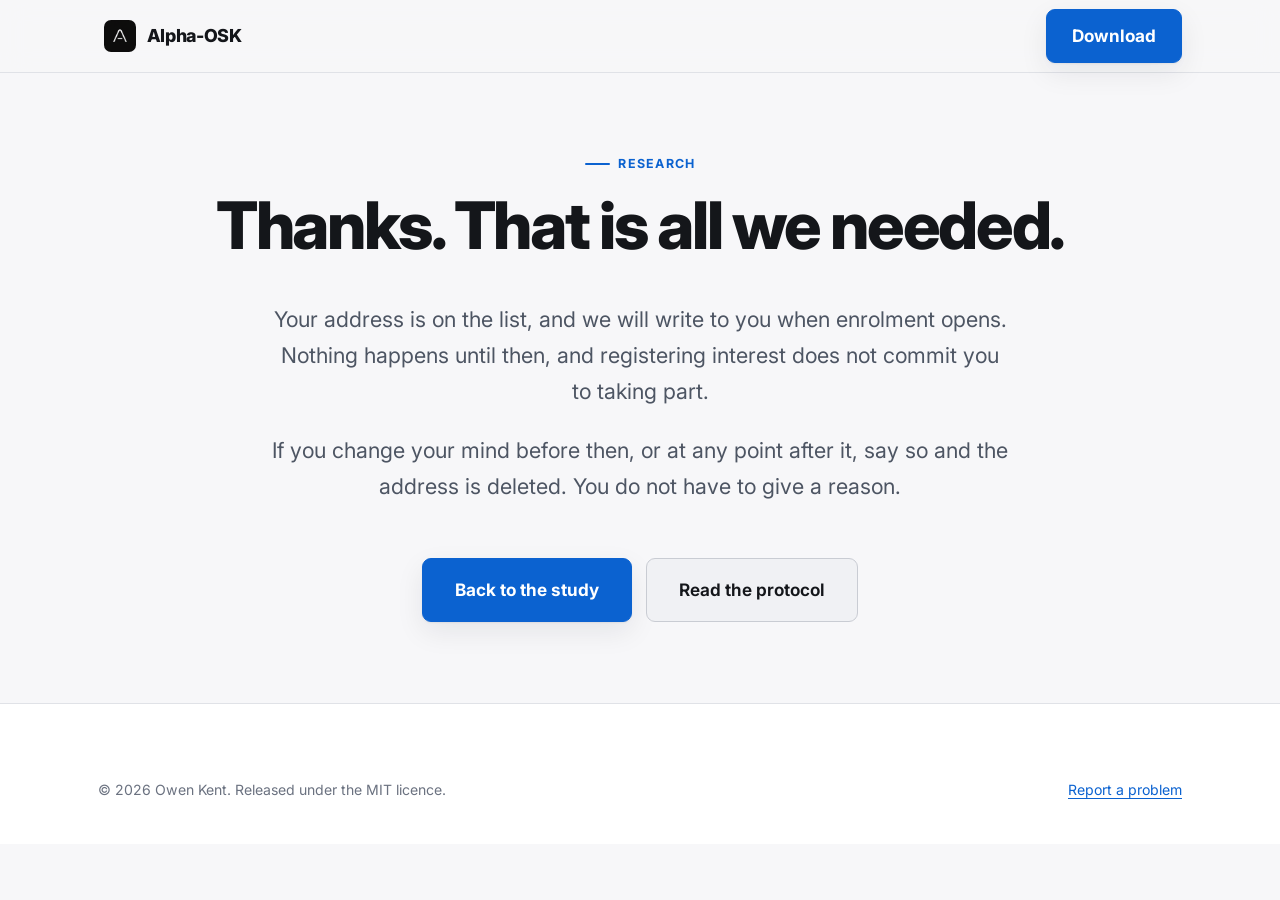
<file: study-thanks.html>
<!DOCTYPE html>
<html lang="en" data-theme="dark">
<head>
  <meta charset="UTF-8" />
  <meta name="viewport" content="width=device-width, initial-scale=1.0, viewport-fit=cover" />
  <title>Thanks for registering interest | Alpha-OSK</title>
  <!-- noindex for the same reason as 404.html: this page is only ever reached
       by submitting the form, and a search result for it would be a dead end
       that implies the reader had already signed up. Kept out of sitemap.xml
       to match. -->
  <meta name="robots" content="noindex" />
  <meta name="theme-color" content="#0e0e10" id="themeColor" />
  <link rel="icon" href="/favicon.ico" sizes="32x32" />
  <link rel="icon" type="image/png" sizes="32x32" href="/images/favicon-32.png?v=20260903" />
  <link rel="preconnect" href="https://fonts.googleapis.com" />
  <link rel="preconnect" href="https://fonts.gstatic.com" crossorigin />
  <link href="https://fonts.googleapis.com/css2?family=Inter:wght@400..800&family=JetBrains+Mono:wght@400;600&display=swap" rel="stylesheet" />
  <link rel="stylesheet" href="/styles/alphaosk.css?v=20260908" />
  <script>
    (function () {
      // Same as every other page: the gate has to close before first paint.
      document.documentElement.className += " js";
      try {
        var stored = localStorage.getItem("alphaosk-theme");
        var prefersLight = window.matchMedia && window.matchMedia("(prefers-color-scheme: light)").matches;
        document.documentElement.setAttribute("data-theme", stored || (prefersLight ? "light" : "dark"));
      } catch (e) {
        document.documentElement.setAttribute("data-theme", "dark");
      }
    })();
  </script>
</head>
<body>
  <a class="skip-link" href="#main">Skip to content</a>

  <header class="site-header">
    <div class="wrap site-header__inner">
      <a class="brand" href="/">
        <img src="/images/apple-touch-icon.png?v=20260903" alt="" width="32" height="32" />
        Alpha-OSK
      </a>
      <div class="header-actions">
        <a class="btn btn--primary" href="/#download">Download</a>
      </div>
    </div>
  </header>

  <main id="main" class="wrap error-page" tabindex="-1">
    <span class="eyebrow">Research</span>
    <h1>Thanks. That is all we needed.</h1>
    <p class="hero__lede">
      Your address is on the list, and we will write to you when enrolment opens. Nothing happens
      until then, and registering interest does not commit you to taking part.
    </p>
    <p class="hero__lede">
      If you change your mind before then, or at any point after it, say so and the address is
      deleted. You do not have to give a reason.
    </p>
    <div class="hero__cta">
      <a class="btn btn--primary btn--lg" href="/study">Back to the study</a>
      <a class="btn btn--lg" href="https://github.com/owenpkent/alpha-osk/blob/main/docs/research/STUDY_PROTOCOL.md">Read the protocol</a>
    </div>
  </main>

  <footer class="site-footer">
    <div class="wrap footer-bottom" style="border-top: 0; padding-top: 0;">
      <p>&copy; 2026 Owen Kent. Released under the MIT licence.</p>
      <p><a href="https://github.com/owenpkent/alpha-osk/issues">Report a problem</a></p>
    </div>
  </footer>
</body>
</html>
</file>
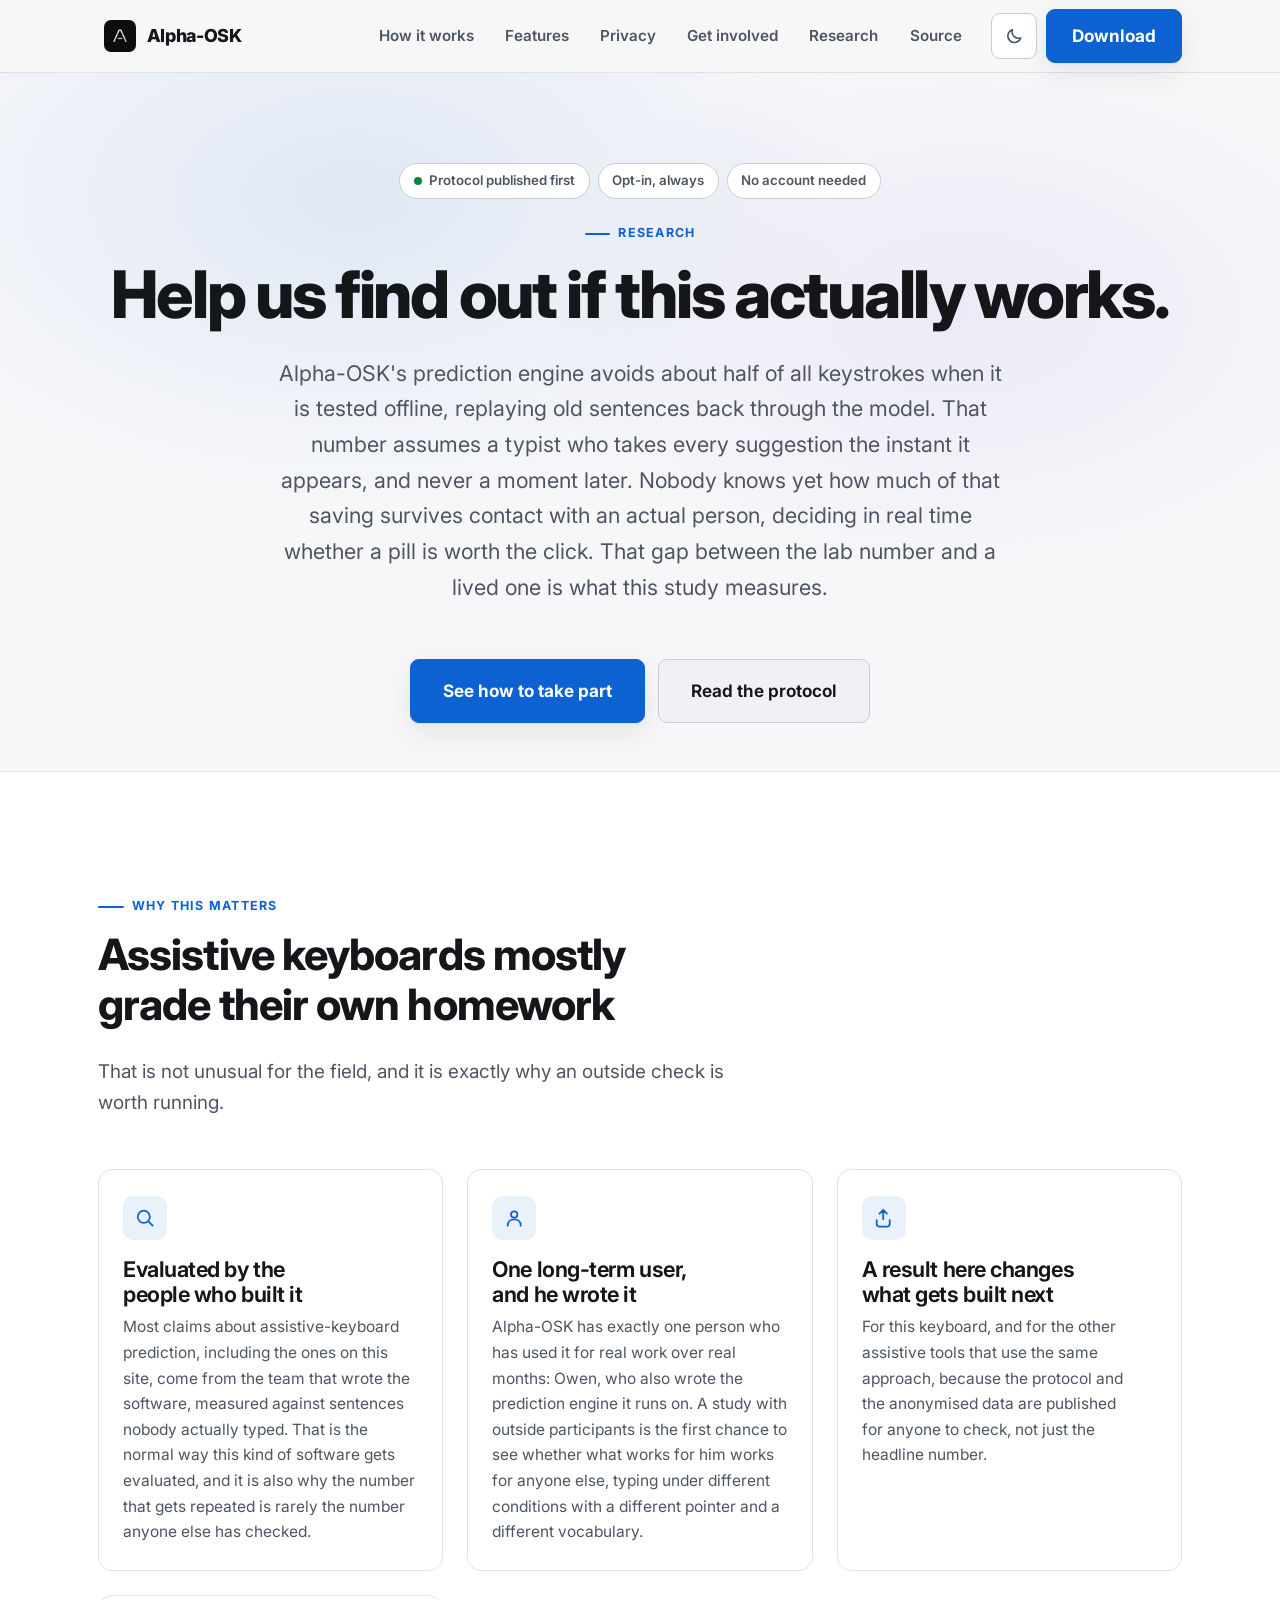
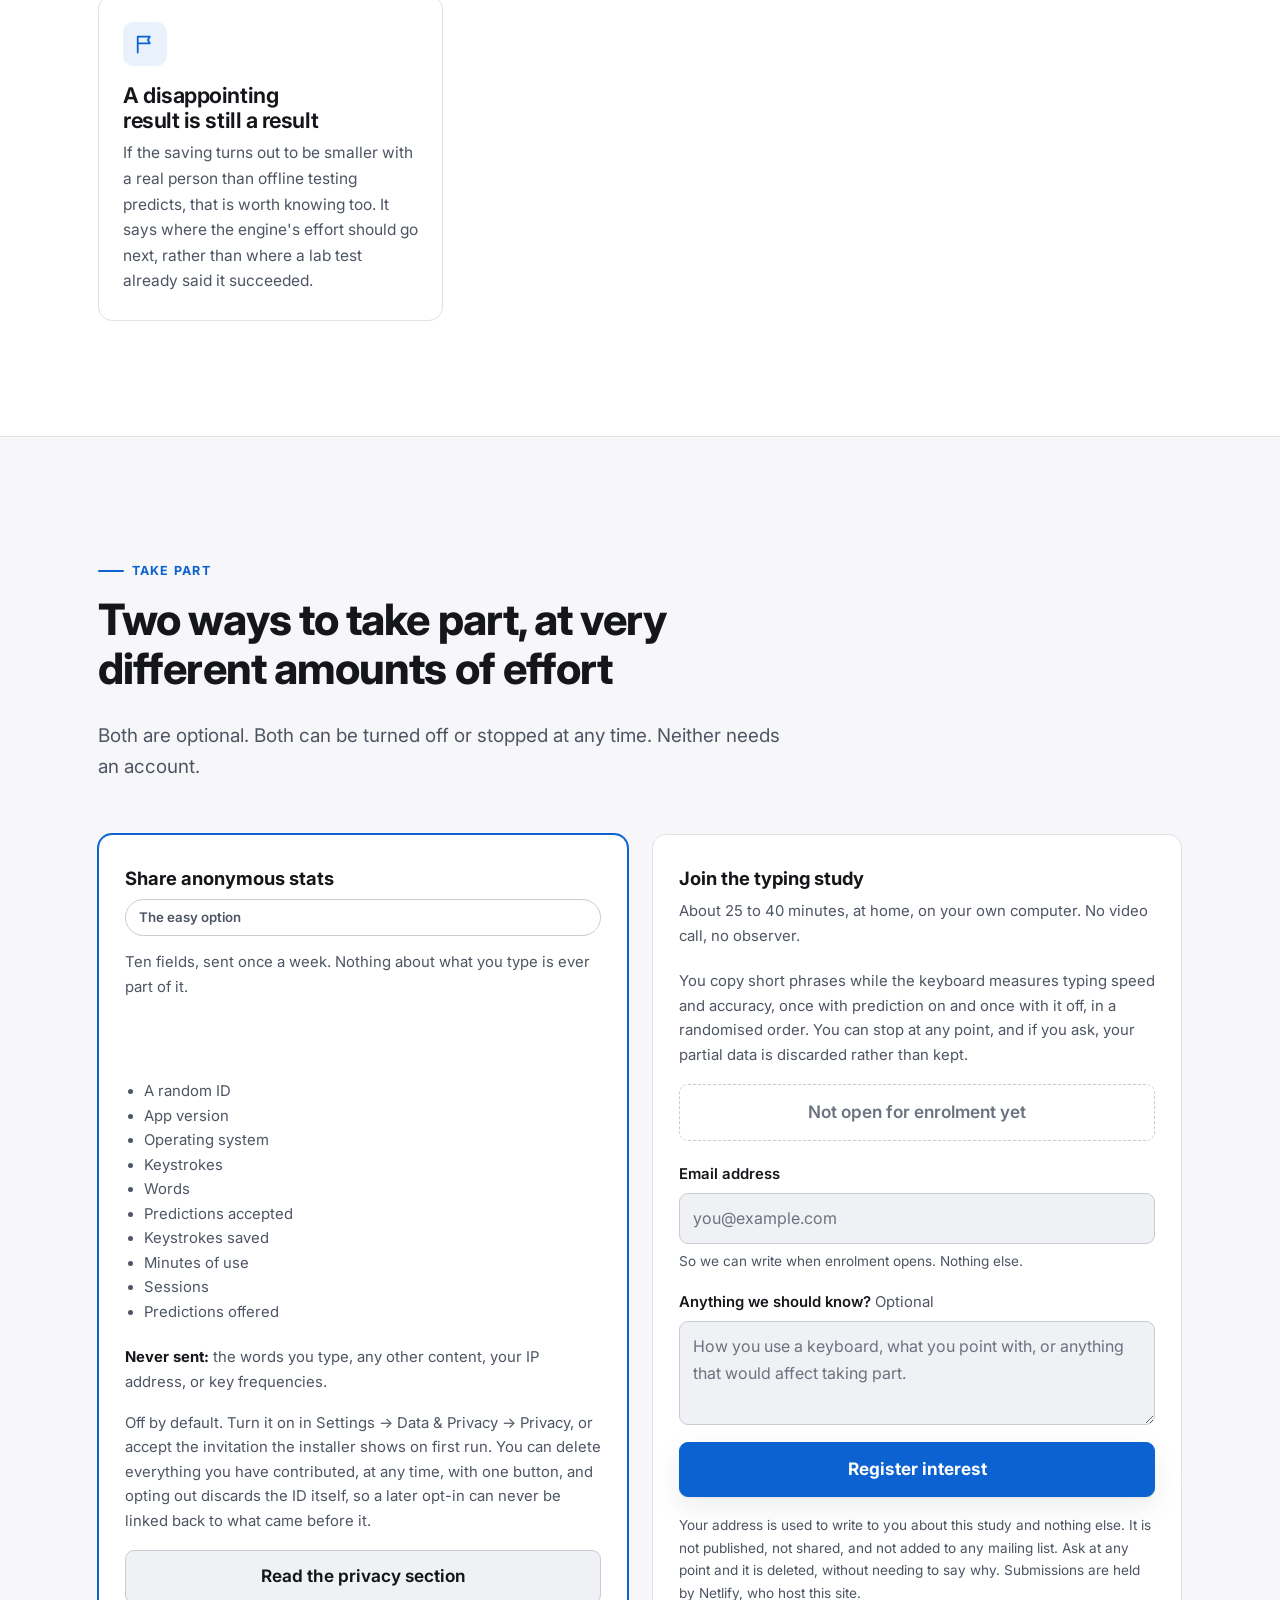
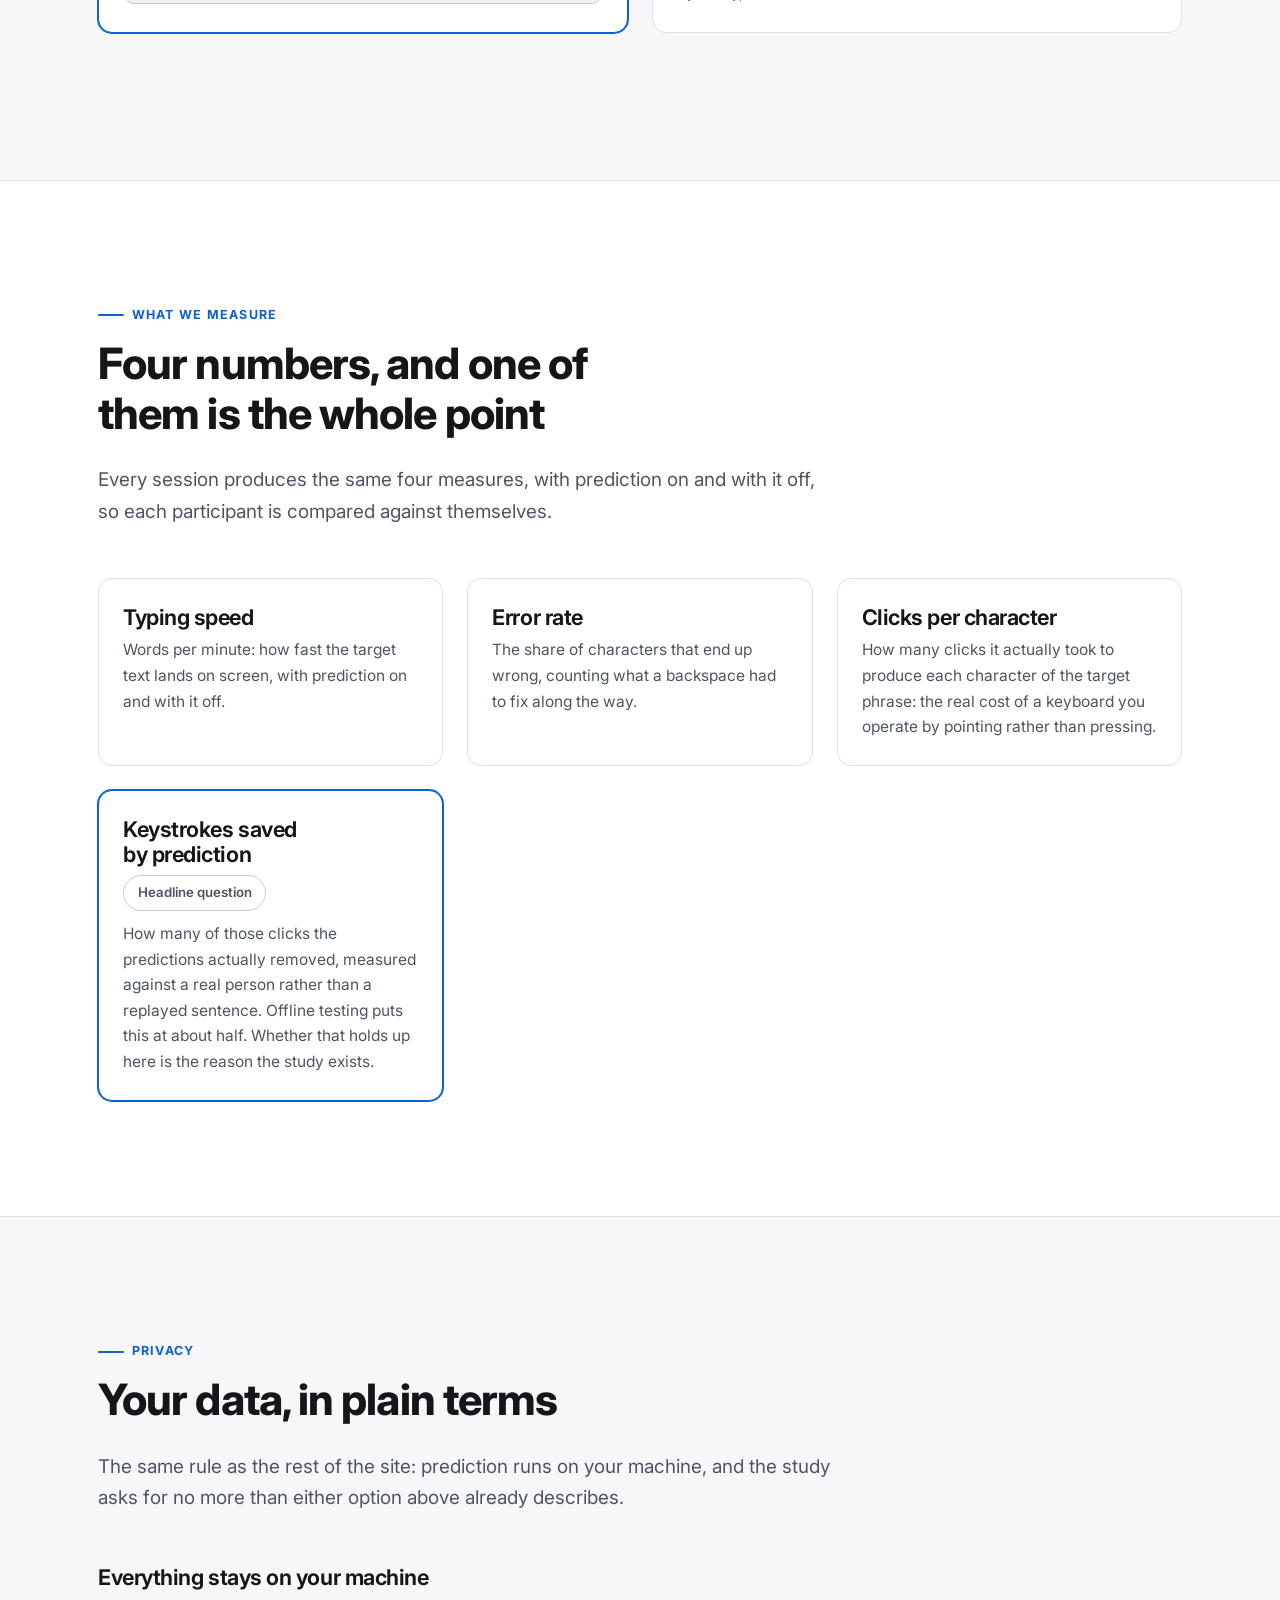
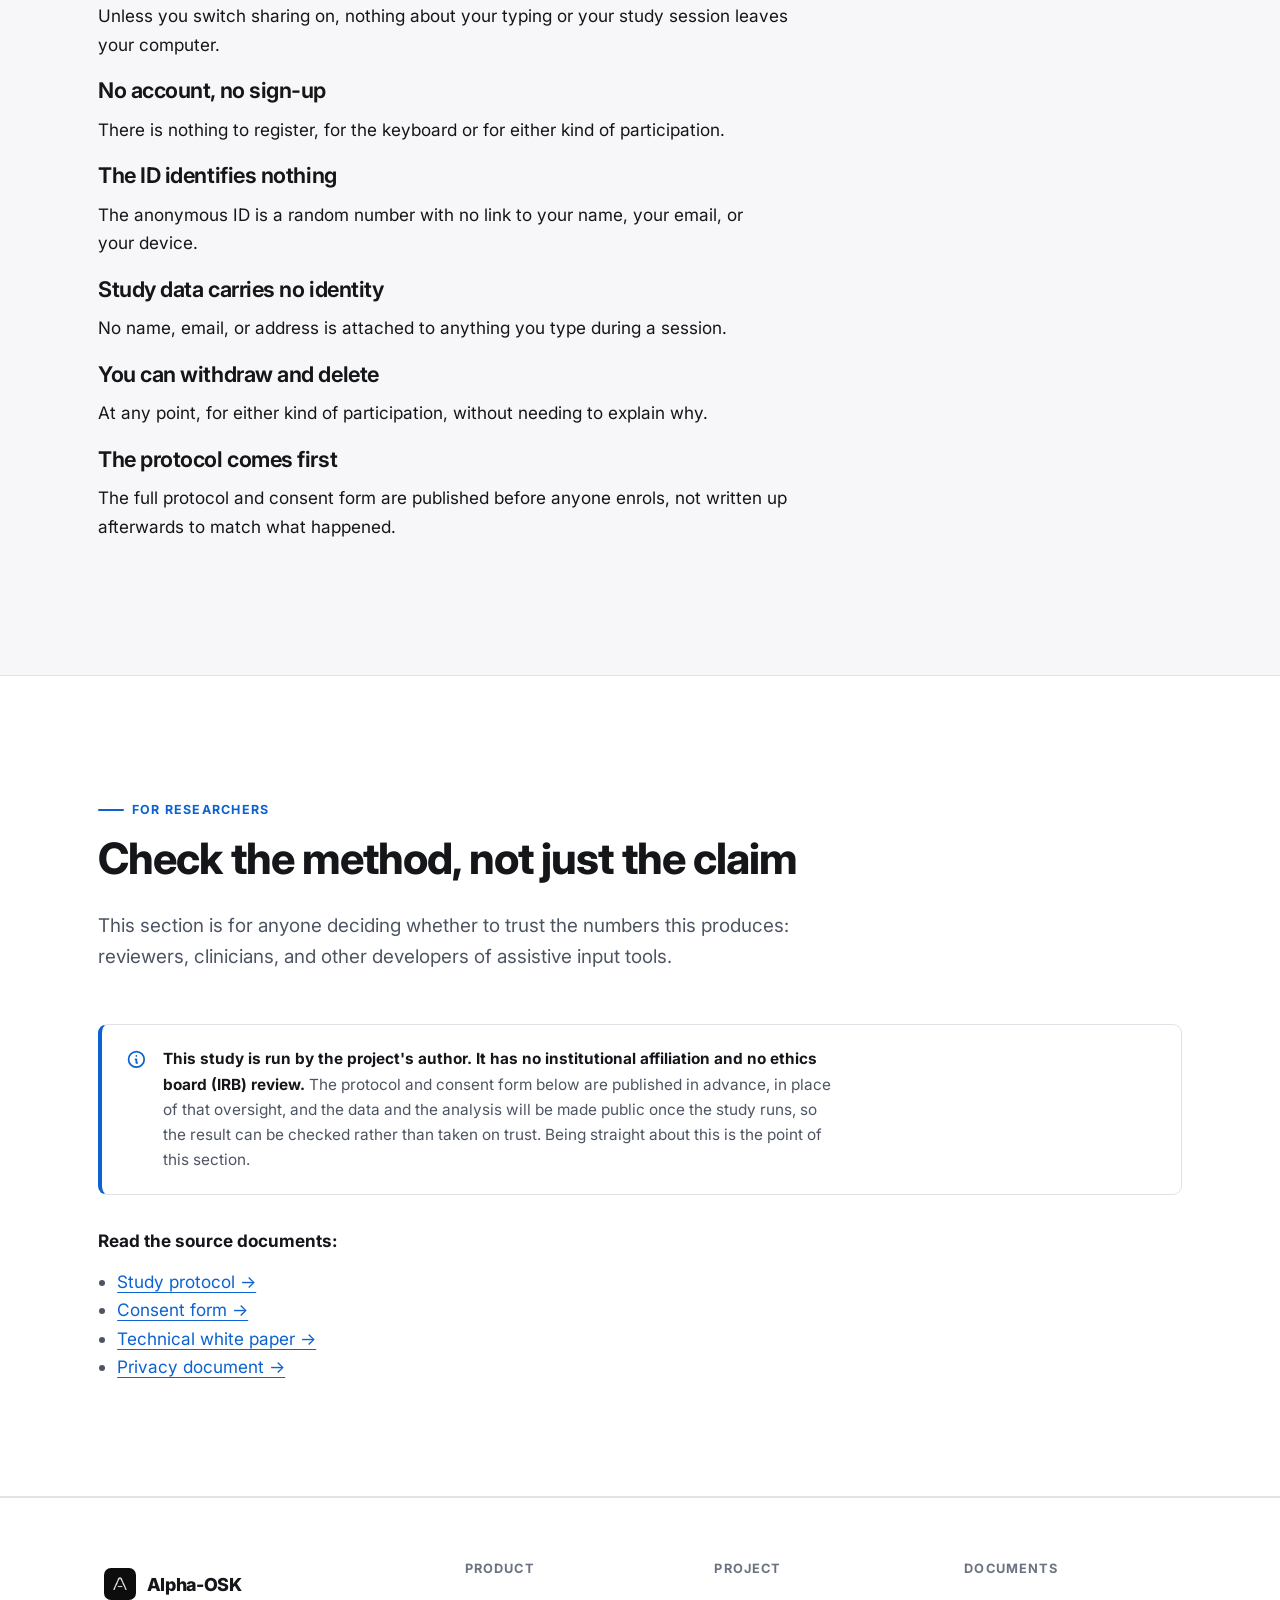
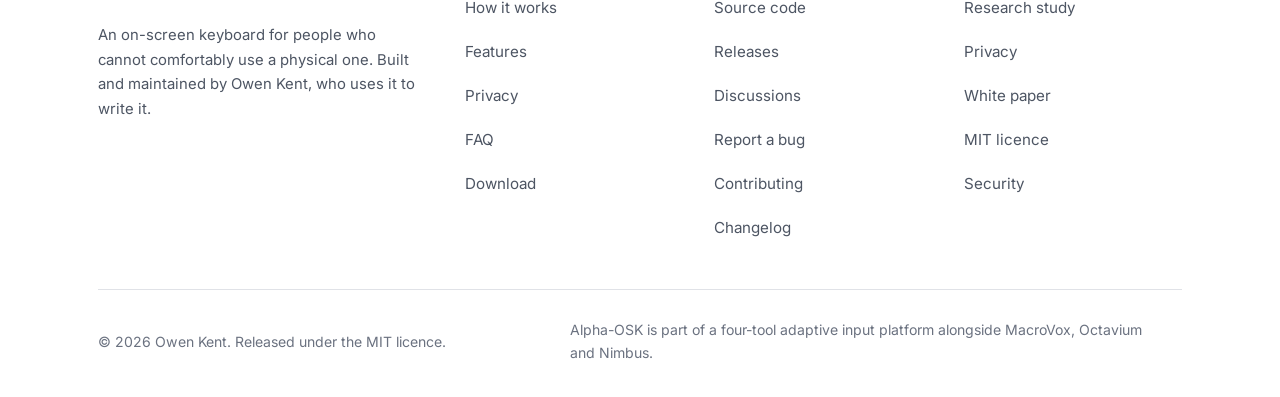
<file: study.html>
<!DOCTYPE html>
<html lang="en" data-theme="dark">
<head>
  <meta charset="UTF-8" />
  <meta name="viewport" content="width=device-width, initial-scale=1.0" />
  <title>Alpha-OSK Research Study | Testing whether prediction saves real clicks</title>
  <meta name="description" content="A research study on Alpha-OSK's word prediction: how much of its offline keystroke savings hold up with a real person typing, not a replayed sentence. Share anonymous stats or join a short typing study. Protocol and consent form published first." />
  <meta name="theme-color" content="#0e0e10" id="themeColor" />
  <link rel="canonical" href="https://alphaosk.com/study" />

  <meta property="og:type" content="website" />
  <meta property="og:site_name" content="Alpha-OSK" />
  <meta property="og:title" content="Alpha-OSK Research Study | Testing whether prediction saves real clicks" />
  <meta property="og:description" content="How much of Alpha-OSK's offline prediction savings hold up with a real person typing. Share anonymous stats, or join a short typing study. Protocol and consent form published before enrolment opens." />
  <meta property="og:url" content="https://alphaosk.com/study" />
  <meta property="og:image" content="https://alphaosk.com/images/og-alphaosk.png" />
  <meta property="og:image:width" content="1200" />
  <meta property="og:image:height" content="630" />
  <meta property="og:image:alt" content="The Alpha-OSK on-screen keyboard in its dark theme, with a row of word-prediction pills above the keys." />
  <meta name="twitter:card" content="summary_large_image" />
  <meta name="twitter:title" content="Alpha-OSK Research Study | Testing whether prediction saves real clicks" />
  <meta name="twitter:description" content="How much of Alpha-OSK's offline prediction savings hold up with a real person typing. Share anonymous stats, or join a short typing study." />
  <meta name="twitter:image" content="https://alphaosk.com/images/og-alphaosk.png" />

  <link rel="icon" href="/favicon.ico" sizes="32x32" />
  <link rel="icon" type="image/png" sizes="32x32" href="/images/favicon-32.png?v=20260903" />
  <link rel="apple-touch-icon" href="/images/apple-touch-icon.png?v=20260903" />
  <link rel="manifest" href="/site.webmanifest" />

  <link rel="preconnect" href="https://fonts.googleapis.com" />
  <link rel="preconnect" href="https://fonts.gstatic.com" crossorigin />
  <link href="https://fonts.googleapis.com/css2?family=Inter:wght@400;500;600;700;800&family=JetBrains+Mono:wght@400;600&display=swap" rel="stylesheet" />
  <link rel="stylesheet" href="/styles/alphaosk.css?v=20260908" />

  <!-- Theme before first paint, so a light-theme visitor never sees a dark
       flash. Identical to index.html's copy: see that file for why the class
       and the attribute are set here rather than left to the stylesheet. -->
  <script>
    (function () {
      document.documentElement.className += " js";
      try {
        var stored = localStorage.getItem("alphaosk-theme");
        var prefersLight = window.matchMedia && window.matchMedia("(prefers-color-scheme: light)").matches;
        var theme = stored || (prefersLight ? "light" : "dark");
        document.documentElement.setAttribute("data-theme", theme);
      } catch (e) {
        document.documentElement.setAttribute("data-theme", "dark");
      }
    })();
  </script>
</head>

<body>
  <a class="skip-link" href="#main">Skip to content</a>

  <header class="site-header">
    <div class="wrap site-header__inner">
      <a class="brand" href="/">
        <img src="/images/apple-touch-icon.png?v=20260903" alt="" width="32" height="32" />
        Alpha-OSK
      </a>

      <button class="nav-toggle" type="button" id="navToggle"
              aria-expanded="false" aria-controls="primaryNav" aria-label="Menu">
        <svg class="icon-bars" viewBox="0 0 24 24" aria-hidden="true" focusable="false">
          <path d="M4 7h16M4 12h16M4 17h16" />
        </svg>
        <svg class="icon-close" viewBox="0 0 24 24" aria-hidden="true" focusable="false">
          <path d="M6 6 18 18M18 6 6 18" />
        </svg>
      </button>

      <nav class="nav" id="primaryNav" aria-label="Primary">
        <a class="btn btn--primary nav__cta" href="/#download">Download</a>
        <a href="/#how">How it works</a>
        <a href="/#features">Features</a>
        <a href="/#privacy">Privacy</a>
        <a href="/#community">Get involved</a>
        <a href="/study">Research</a>
        <a href="https://github.com/owenpkent/alpha-osk">Source</a>
      </nav>

      <div class="header-actions">
        <button class="theme-toggle" type="button" id="themeToggle" aria-label="Switch to light theme">
          <svg class="icon-sun" viewBox="0 0 24 24" aria-hidden="true" focusable="false">
            <circle cx="12" cy="12" r="4.2" />
            <path d="M12 2v2.4M12 19.6V22M4.2 4.2l1.7 1.7M18.1 18.1l1.7 1.7M2 12h2.4M19.6 12H22M4.2 19.8l1.7-1.7M18.1 5.9l1.7-1.7" />
          </svg>
          <svg class="icon-moon" viewBox="0 0 24 24" aria-hidden="true" focusable="false">
            <path d="M20.5 14.3A8.6 8.6 0 0 1 9.7 3.5a8.6 8.6 0 1 0 10.8 10.8Z" />
          </svg>
        </button>
        <a class="btn btn--primary header-cta" href="/#download">Download</a>
      </div>
    </div>
  </header>

  <main id="main" tabindex="-1">

    <!-- ================= Hero ================= -->
    <section class="hero">
      <div class="wrap hero__inner">
        <div class="badge-row">
          <span class="badge"><span class="badge__dot"></span>Protocol published first</span>
          <span class="badge">Opt-in, always</span>
          <span class="badge">No account needed</span>
        </div>

        <span class="eyebrow">Research</span>
        <h1>Help us find out if this actually works.</h1>

        <p class="hero__lede">
          Alpha-OSK's prediction engine avoids about half of all keystrokes when it is tested
          offline, replaying old sentences back through the model. That number assumes a typist
          who takes every suggestion the instant it appears, and never a moment later. Nobody
          knows yet how much of that saving survives contact with an actual person, deciding in
          real time whether a pill is worth the click. That gap between the lab number and a
          lived one is what this study measures.
        </p>

        <div class="hero__cta">
          <a class="btn btn--primary btn--lg" href="#participate">See how to take part</a>
          <a class="btn btn--lg" href="https://github.com/owenpkent/alpha-osk/blob/main/docs/research/STUDY_PROTOCOL.md">Read the protocol</a>
        </div>
      </div>
    </section>

    <!-- ================= Why this matters ================= -->
    <section class="section section--alt" id="why">
      <div class="wrap">
        <div class="section__head">
          <span class="eyebrow">Why this matters</span>
          <h2>Assistive keyboards mostly grade their own homework</h2>
          <p>
            That is not unusual for the field, and it is exactly why an outside check is worth
            running.
          </p>
        </div>

        <div class="features">
          <article class="feature">
            <div class="feature__icon">
              <svg viewBox="0 0 24 24" aria-hidden="true" focusable="false">
                <circle cx="10.5" cy="10.5" r="6.5" />
                <path d="m20 20-4.3-4.3" />
              </svg>
            </div>
            <h3>Evaluated by the people who built it</h3>
            <p>
              Most claims about assistive-keyboard prediction, including the ones on this site,
              come from the team that wrote the software, measured against sentences nobody
              actually typed. That is the normal way this kind of software gets evaluated, and it
              is also why the number that gets repeated is rarely the number anyone else has
              checked.
            </p>
          </article>

          <article class="feature">
            <div class="feature__icon">
              <svg viewBox="0 0 24 24" aria-hidden="true" focusable="false">
                <circle cx="12" cy="8" r="3.4" />
                <path d="M5 20c0-4.2 3.1-6.8 7-6.8s7 2.6 7 6.8" />
              </svg>
            </div>
            <h3>One long-term user, and he wrote it</h3>
            <p>
              Alpha-OSK has exactly one person who has used it for real work over real months:
              Owen, who also wrote the prediction engine it runs on. A study with outside
              participants is the first chance to see whether what works for him works for
              anyone else, typing under different conditions with a different pointer and a
              different vocabulary.
            </p>
          </article>

          <article class="feature">
            <div class="feature__icon">
              <svg viewBox="0 0 24 24" aria-hidden="true" focusable="false">
                <path d="M12 3v10M8 7l4-4 4 4" />
                <path d="M5 14v4a3 3 0 0 0 3 3h8a3 3 0 0 0 3-3v-4" />
              </svg>
            </div>
            <h3>A result here changes what gets built next</h3>
            <p>
              For this keyboard, and for the other assistive tools that use the same approach,
              because the protocol and the anonymised data are published for anyone to check, not
              just the headline number.
            </p>
          </article>

          <article class="feature">
            <div class="feature__icon">
              <svg viewBox="0 0 24 24" aria-hidden="true" focusable="false">
                <path d="M4 21V4M4 4h13l-2.2 3.5L17 11H4" />
              </svg>
            </div>
            <h3>A disappointing result is still a result</h3>
            <p>
              If the saving turns out to be smaller with a real person than offline testing
              predicts, that is worth knowing too. It says where the engine's effort should go
              next, rather than where a lab test already said it succeeded.
            </p>
          </article>
        </div>
      </div>
    </section>

    <!-- ================= Two ways to take part ================= -->
    <section class="section" id="participate">
      <div class="wrap">
        <div class="section__head">
          <span class="eyebrow">Take part</span>
          <h2>Two ways to take part, at very different amounts of effort</h2>
          <p>
            Both are optional. Both can be turned off or stopped at any time. Neither needs an
            account.
          </p>
        </div>

        <div class="downloads">
          <div class="dl dl--primary">
            <div class="dl__os">Share anonymous stats</div>
            <span class="badge" style="margin-bottom: 0.9rem;">The easy option</span>
            <p class="dl__meta">
              Ten fields, sent once a week. Nothing about what you type is ever part of it.
            </p>
            <ul style="margin: 0 0 1.3rem; padding-left: 1.2rem; color: var(--ink-muted); font-size: 0.93rem;">
              <li>A random ID</li>
              <li>App version</li>
              <li>Operating system</li>
              <li>Keystrokes</li>
              <li>Words</li>
              <li>Predictions accepted</li>
              <li>Keystrokes saved</li>
              <li>Minutes of use</li>
              <li>Sessions</li>
              <li>Predictions offered</li>
            </ul>
            <p style="font-size: 0.93rem; color: var(--ink-muted);">
              <strong style="color: var(--ink);">Never sent:</strong> the words you type, any
              other content, your IP address, or key frequencies.
            </p>
            <p style="font-size: 0.93rem; color: var(--ink-muted);">
              Off by default. Turn it on in Settings &rarr; Data &amp; Privacy &rarr; Privacy, or
              accept the invitation the installer shows on first run. You can delete everything
              you have contributed, at any time, with one button, and opting out discards the ID
              itself, so a later opt-in can never be linked back to what came before it.
            </p>
            <a class="btn" href="/#privacy">Read the privacy section</a>
          </div>

          <div class="dl">
            <div class="dl__os">Join the typing study</div>
            <p class="dl__meta">
              About 25 to 40 minutes, at home, on your own computer. No video call, no observer.
            </p>
            <p style="font-size: 0.93rem; color: var(--ink-muted);">
              You copy short phrases while the keyboard measures typing speed and accuracy, once
              with prediction on and once with it off, in a randomised order. You can stop at any
              point, and if you ask, your partial data is discarded rather than kept.
            </p>
            <span class="dl__status" style="margin-bottom: 1.3rem;">Not open for enrolment yet</span>

            <!-- Netlify picks this up by parsing the built HTML, so the form has
                 to be here as static markup: name + data-netlify are what get it
                 detected, and the hidden form-name is what identifies it on POST.
                 A form rather than a mailto link because registering interest in
                 this particular study can imply something about the person
                 sending it, and a mailto puts that in their sent items, in their
                 provider's logs, and beside a real address on both ends. -->
            <form class="form" name="study-interest" method="POST"
                  data-netlify="true" data-netlify-honeypot="bot-field"
                  action="/study-thanks">
              <input type="hidden" name="form-name" value="study-interest" />

              <!-- Spam trap. Hidden from people in CSS rather than with the
                   hidden attribute, because a bot reads the markup and fills it
                   in regardless; anything arriving with it set is discarded. -->
              <p class="form__hp" aria-hidden="true">
                <label>Do not fill this in
                  <input name="bot-field" tabindex="-1" autocomplete="off" />
                </label>
              </p>

              <div class="field">
                <label for="study-email">Email address</label>
                <input id="study-email" name="email" type="email" required
                       autocomplete="email" placeholder="you@example.com"
                       aria-describedby="study-email-hint" />
                <span class="field__hint" id="study-email-hint">So we can write when enrolment opens. Nothing else.</span>
              </div>

              <div class="field">
                <label for="study-notes">Anything we should know? <span class="field__opt">Optional</span></label>
                <textarea id="study-notes" name="notes" rows="3"
                          placeholder="How you use a keyboard, what you point with, or anything that would affect taking part."></textarea>
              </div>

              <button class="btn btn--primary" type="submit">Register interest</button>

              <p class="form__note">
                Your address is used to write to you about this study and nothing else. It is
                not published, not shared, and not added to any mailing list. Ask at any point
                and it is deleted, without needing to say why. Submissions are held by Netlify,
                who host this site.
              </p>
            </form>
          </div>
        </div>
      </div>
    </section>

    <!-- ================= What we measure ================= -->
    <section class="section section--alt" id="measures">
      <div class="wrap">
        <div class="section__head">
          <span class="eyebrow">What we measure</span>
          <h2>Four numbers, and one of them is the whole point</h2>
          <p>
            Every session produces the same four measures, with prediction on and with it off, so
            each participant is compared against themselves.
          </p>
        </div>

        <div class="features">
          <article class="feature">
            <h3>Typing speed</h3>
            <p>
              Words per minute: how fast the target text lands on screen, with prediction on and
              with it off.
            </p>
          </article>

          <article class="feature">
            <h3>Error rate</h3>
            <p>
              The share of characters that end up wrong, counting what a backspace had to fix
              along the way.
            </p>
          </article>

          <article class="feature">
            <h3>Clicks per character</h3>
            <p>
              How many clicks it actually took to produce each character of the target phrase:
              the real cost of a keyboard you operate by pointing rather than pressing.
            </p>
          </article>

          <article class="feature feature--headline">
            <h3>Keystrokes saved by prediction</h3>
            <span class="badge" style="margin-bottom: 0.6rem;">Headline question</span>
            <p>
              How many of those clicks the predictions actually removed, measured against a real
              person rather than a replayed sentence. Offline testing puts this at about half.
              Whether that holds up here is the reason the study exists.
            </p>
          </article>
        </div>
      </div>
    </section>

    <!-- ================= Your data ================= -->
    <section class="section" id="privacy">
      <div class="wrap">
        <div class="section__head">
          <span class="eyebrow">Privacy</span>
          <h2>Your data, in plain terms</h2>
          <p>
            The same rule as the rest of the site: prediction runs on your machine, and the study
            asks for no more than either option above already describes.
          </p>
        </div>

        <div class="privacy">
          <div class="privacy__item">
            <h3>Everything stays on your machine</h3>
            <p>
              Unless you switch sharing on, nothing about your typing or your study session
              leaves your computer.
            </p>
          </div>
          <div class="privacy__item">
            <h3>No account, no sign-up</h3>
            <p>
              There is nothing to register, for the keyboard or for either kind of participation.
            </p>
          </div>
          <div class="privacy__item">
            <h3>The ID identifies nothing</h3>
            <p>
              The anonymous ID is a random number with no link to your name, your email, or your
              device.
            </p>
          </div>
          <div class="privacy__item">
            <h3>Study data carries no identity</h3>
            <p>
              No name, email, or address is attached to anything you type during a session.
            </p>
          </div>
          <div class="privacy__item">
            <h3>You can withdraw and delete</h3>
            <p>
              At any point, for either kind of participation, without needing to explain why.
            </p>
          </div>
          <div class="privacy__item">
            <h3>The protocol comes first</h3>
            <p>
              The full protocol and consent form are published before anyone enrols, not written
              up afterwards to match what happened.
            </p>
          </div>
        </div>
      </div>
    </section>

    <!-- ================= For researchers ================= -->
    <section class="section section--alt" id="researchers">
      <div class="wrap">
        <div class="section__head">
          <span class="eyebrow">For researchers</span>
          <h2>Check the method, not just the claim</h2>
          <p>
            This section is for anyone deciding whether to trust the numbers this produces:
            reviewers, clinicians, and other developers of assistive input tools.
          </p>
        </div>

        <div class="callout">
          <svg viewBox="0 0 24 24" aria-hidden="true" focusable="false">
            <circle cx="12" cy="12" r="9" />
            <path d="M12 8h.01M11 12h1v4h1" />
          </svg>
          <p>
            <strong>This study is run by the project's author. It has no institutional
            affiliation and no ethics board (IRB) review.</strong> The protocol and consent form
            below are published in advance, in place of that oversight, and the data and the
            analysis will be made public once the study runs, so the result can be checked rather
            than taken on trust. Being straight about this is the point of this section.
          </p>
        </div>

        <p style="margin-top: 2rem; margin-bottom: 0.75rem;">
          <strong>Read the source documents:</strong>
        </p>
        <ul style="margin: 0; padding-left: 1.2rem; color: var(--ink-muted);">
          <li><a href="https://github.com/owenpkent/alpha-osk/blob/main/docs/research/STUDY_PROTOCOL.md">Study protocol &rarr;</a></li>
          <li><a href="https://github.com/owenpkent/alpha-osk/blob/main/docs/research/STUDY_CONSENT.md">Consent form &rarr;</a></li>
          <li><a href="https://github.com/owenpkent/alpha-osk/blob/main/docs/WHITEPAPER.md">Technical white paper &rarr;</a></li>
          <li><a href="https://github.com/owenpkent/alpha-osk/blob/main/docs/PRIVACY.md">Privacy document &rarr;</a></li>
        </ul>
      </div>
    </section>

  </main>

  <footer class="site-footer">
    <div class="wrap">
      <div class="footer-grid">
        <div class="footer-about">
          <a class="brand" href="/">
            <img src="/images/apple-touch-icon.png?v=20260903" alt="" width="32" height="32" />
            Alpha-OSK
          </a>
          <p>
            An on-screen keyboard for people who cannot comfortably use a physical one. Built and
            maintained by Owen Kent, who uses it to write it.
          </p>
        </div>

        <div class="footer-links">
          <nav class="footer-col" aria-labelledby="foot-product">
            <h2 id="foot-product">Product</h2>
            <ul>
              <li><a href="/#how">How it works</a></li>
              <li><a href="/#features">Features</a></li>
              <li><a href="/#privacy">Privacy</a></li>
              <li><a href="/#faq">FAQ</a></li>
              <li><a href="/#download">Download</a></li>
            </ul>
          </nav>

          <nav class="footer-col" aria-labelledby="foot-project">
            <h2 id="foot-project">Project</h2>
            <ul>
              <li><a href="https://github.com/owenpkent/alpha-osk">Source code</a></li>
              <li><a href="https://github.com/owenpkent/alpha-osk-releases/releases">Releases</a></li>
              <li><a href="https://github.com/owenpkent/alpha-osk/discussions">Discussions</a></li>
              <li><a href="https://github.com/owenpkent/alpha-osk/issues">Report a bug</a></li>
              <li><a href="https://github.com/owenpkent/alpha-osk/blob/main/CONTRIBUTING.md">Contributing</a></li>
              <li><a href="https://github.com/owenpkent/alpha-osk/blob/main/CHANGELOG.md">Changelog</a></li>
            </ul>
          </nav>

          <nav class="footer-col" aria-labelledby="foot-docs">
            <h2 id="foot-docs">Documents</h2>
            <ul>
              <li><a href="/study">Research study</a></li>
              <li><a href="https://github.com/owenpkent/alpha-osk/blob/main/docs/PRIVACY.md">Privacy</a></li>
              <li><a href="https://github.com/owenpkent/alpha-osk/blob/main/docs/WHITEPAPER.md">White paper</a></li>
              <li><a href="https://github.com/owenpkent/alpha-osk/blob/main/LICENSE">MIT licence</a></li>
              <li><a href="https://github.com/owenpkent/alpha-osk/blob/main/SECURITY.md">Security</a></li>
            </ul>
          </nav>
        </div>
      </div>

      <div class="footer-bottom">
        <p>&copy; <span id="year">2026</span> Owen Kent. Released under the MIT licence.</p>
        <p>Alpha-OSK is part of a four-tool adaptive input platform alongside MacroVox, Octavium and Nimbus.</p>
      </div>
    </div>
  </footer>

  <script src="/scripts/alphaosk.js?v=20260908" defer></script>
</body>
</html>
</file>
<file: styles/alphaosk.css>
/* ---------------------------------------------------------------------------
   Alpha-OSK marketing site
   ---------------------------------------------------------------------------
   Dark-first, because the app is. The palette below is lifted from the app's
   own Dark theme (qml/Main.qml::themeData) so the site and the product read as
   one thing: background #1a1a1a, key #3a3a3a, accent #4a9eff.

   This site advertises an accessibility tool, so the site itself has to clear
   the bar it is selling:
     - every interactive target is at least 44x44 CSS px, most are larger
     - focus is always visible, and never removed without a replacement
     - nothing is conveyed by colour alone
     - every animation is off under prefers-reduced-motion
     - text contrast clears WCAG AA against its own surface, in both themes
   Changing a colour here means re-checking the pair it sits on.
--------------------------------------------------------------------------- */

/* ---------- Tokens ---------- */

:root {
  color-scheme: dark;

  /* Surfaces, darkest to lightest. */
  --bg: #0e0e10;
  --bg-alt: #141417;
  --surface: #1a1a1e;
  --surface-2: #232329;
  --key: #3a3a3a;

  /* Ink. --muted is the lightest grey that still clears 4.5:1 on --bg. */
  --ink: #ededf0;
  --ink-muted: #a8b0bd;
  --ink-faint: #7d8593;

  --accent: #4a9eff;
  --accent-strong: #6fb2ff;
  --accent-ink: #05213f;
  --accent-wash: rgba(74, 158, 255, 0.12);

  --good: #4ade80;
  --warn: #fbbf24;

  --border: #2c2c33;
  --border-strong: #3d3d46;

  --radius: 14px;
  --radius-sm: 9px;
  --radius-lg: 22px;

  --shadow: 0 1px 2px rgba(0, 0, 0, 0.4), 0 12px 32px rgba(0, 0, 0, 0.35);
  --shadow-lg: 0 2px 6px rgba(0, 0, 0, 0.45), 0 28px 70px rgba(0, 0, 0, 0.5);

  --font: "Inter", system-ui, -apple-system, "Segoe UI", Roboto, "Helvetica Neue", Arial, sans-serif;
  --mono: "JetBrains Mono", ui-monospace, SFMono-Regular, "SF Mono", Consolas, "Liberation Mono", monospace;

  --measure: 68ch;
  --gutter: clamp(1.25rem, 4vw, 3rem);
  --page: 1180px;
  --section-y: clamp(4.5rem, 9vw, 8rem);

  /* The gutter a phone actually has. In landscape on a notched device the
     display cutout and the home indicator sit inside the viewport, and content
     laid out to the raw edge lands underneath them. Every horizontal edge on
     this page is derived from these rather than from --gutter directly, so the
     insets survive the negative margin .kbdemo uses to escape the wrap. */
  --gutter-left: calc(var(--gutter) + env(safe-area-inset-left, 0px));
  --gutter-right: calc(var(--gutter) + env(safe-area-inset-right, 0px));

  /* The flash a tap leaves behind on a touchscreen. */
  --tap: rgba(74, 158, 255, 0.22);

  /* The two colour fields drifting behind the hero. The blue is the accent;
     the violet is a nod to the app's Amethyst theme and is there so the two
     fields separate as they cross rather than reading as one brighter blue.
     Both alphas are set by measurement, not by eye: see the note on .hero. */
  --aura-1: rgba(74, 158, 255, 0.20);
  --aura-2: rgba(124, 92, 255, 0.16);
}

[data-theme="light"] {
  color-scheme: light;

  --bg: #f7f7f9;
  --bg-alt: #ffffff;
  --surface: #ffffff;
  --surface-2: #f0f1f4;
  --key: #d8dade;

  --ink: #14161a;
  --ink-muted: #4d5563;
  --ink-faint: #6b7280;

  --accent: #0b62d0;
  --accent-strong: #084da6;
  --accent-ink: #ffffff;
  --accent-wash: rgba(11, 98, 208, 0.09);

  --good: #15803d;
  --warn: #a16207;

  --border: #e0e2e7;
  --border-strong: #c9ccd3;

  --shadow: 0 1px 2px rgba(16, 24, 40, 0.06), 0 10px 28px rgba(16, 24, 40, 0.08);
  --shadow-lg: 0 2px 6px rgba(16, 24, 40, 0.08), 0 26px 64px rgba(16, 24, 40, 0.12);

  --tap: rgba(11, 98, 208, 0.18);

  /* Lower alphas than the dark theme for the same apparent strength. A wash
     over white lightens toward the page background and loses contrast against
     dark text; the same wash over near-black is mostly additive and barely
     moves the effective background under light text. */
  --aura-1: rgba(11, 98, 208, 0.10);
  --aura-2: rgba(91, 63, 209, 0.07);
}

/* ---------- Reset ---------- */

*,
*::before,
*::after {
  box-sizing: border-box;
}

html {
  -webkit-text-size-adjust: 100%;
  scroll-behavior: smooth;
}

/* Anchored headings must not land under the sticky header. */
:target {
  scroll-margin-top: 6rem;
}

body {
  margin: 0;
  background: var(--bg);
  color: var(--ink);
  font-family: var(--font);
  font-size: clamp(1rem, 0.96rem + 0.2vw, 1.075rem);
  line-height: 1.65;
  -webkit-font-smoothing: antialiased;
  text-rendering: optimizeLegibility;

  /* Only bites when a word would otherwise run past its own box, which on a
     320px viewport at a doubled font size is the h1 ("smartest" alone is
     wider than the screen at 4.1rem of a 32px root) and the config paths in
     the FAQ. Without it those spill out of the page rather than wrapping, and
     the whole document picks up a horizontal scrollbar to reach text that is
     already unreadable at the edge: 1.4.4 again, from the other direction.
     break-word rather than anywhere, so ordinary prose is never broken mid
     word while a break opportunity still exists. */
  overflow-wrap: break-word;
}

img,
svg {
  max-width: 100%;
  height: auto;
  display: block;
}

h1,
h2,
h3,
h4 {
  line-height: 1.15;
  letter-spacing: -0.021em;
  margin: 0 0 0.6em;
  text-wrap: balance;
}

h1 {
  font-size: clamp(2.35rem, 1.5rem + 3.6vw, 4.1rem);
  font-weight: 800;
  letter-spacing: -0.035em;
}

h2 {
  font-size: clamp(1.8rem, 1.3rem + 2vw, 2.7rem);
  font-weight: 750;
}

h3 {
  font-size: clamp(1.15rem, 1.05rem + 0.4vw, 1.35rem);
  font-weight: 650;
}

p {
  margin: 0 0 1.1em;
  max-width: var(--measure);
  text-wrap: pretty;
}

a {
  color: var(--accent);
  text-underline-offset: 0.22em;
  text-decoration-thickness: 0.08em;
}

@media (hover: hover) {
  a:hover {
    color: var(--accent-strong);
  }
}

code {
  font-family: var(--mono);
  font-size: 0.88em;
  background: var(--surface-2);
  border: 1px solid var(--border);
  border-radius: 6px;
  padding: 0.12em 0.42em;
}

/* One focus style everywhere, never removed. */
:focus-visible {
  outline: 3px solid var(--accent);
  outline-offset: 3px;
  border-radius: 4px;
}

/* The one exception, and only because #main is not a control. The skip link
   moves focus here so the next Tab continues into the content; the element is
   the full height of the page, so the shared ring would draw a rectangle down
   both viewport edges and read as a rendering fault. The scroll and the
   changed tab position are the affordance. Do not extend this to anything the
   user can actually operate. */
#main:focus,
#main:focus-visible {
  outline: none;
}

::selection {
  background: var(--accent);
  color: var(--accent-ink);
}

/* ---------- Touch ---------- */

/* touch-action: manipulation drops the ~300ms a browser spends deciding
   whether a tap was the first half of a double-tap-to-zoom. It is named on the
   controls one at a time rather than on the page, because the page as a whole
   has to keep every zoom gesture it has: pinch zoom is the most used
   accessibility feature on a phone, and nothing on this site is allowed to
   take it away. */
.btn,
.nav a,
.nav-toggle,
.theme-toggle,
.skip-link,
.faq summary,
.footer-col a,
.footer-bottom a,
.kbdemo__key,
.kbdemo__pill,
.kbdemo__clear {
  touch-action: manipulation;
}

/* The tap flash. Chrome's default is a grey rectangle that squares off every
   rounded corner on the page; --tap is the accent the rest of the site already
   uses to say "you hit this". Not transparent: taking the flash away without
   putting something back is how a tap comes to feel like it did not register,
   and this is a site about knowing your click landed. */
a,
button,
summary,
[role="button"] {
  -webkit-tap-highlight-color: var(--tap);
}

/* ---------- Layout helpers ---------- */

.wrap {
  width: 100%;
  max-width: var(--page);
  margin-inline: auto;
  padding-left: var(--gutter-left);
  padding-right: var(--gutter-right);
}

.section {
  padding-block: var(--section-y);
}

.section--alt {
  background: var(--bg-alt);
  border-block: 1px solid var(--border);
}

/* A phone shows roughly a third of what a desktop does per screen, so the
   desktop's breathing room between sections turns into several swipes through
   nothing at all. The floor of the clamp is the only part that a phone ever
   reaches, so this is the only number worth changing. */
@media (max-width: 560px) {
  :root {
    --section-y: 3.5rem;
  }
}

.section__head {
  max-width: 46rem;
  margin-bottom: clamp(2.25rem, 4vw, 3.5rem);
}

.section__head p {
  color: var(--ink-muted);
  font-size: 1.1em;
  margin-bottom: 0;
}

/* The rule above drops the trailing margin so the head sits tight against
   whatever follows it, which is right for the six section heads that are one
   paragraph long and wrong for the one that is not: Privacy runs "where the
   data is" straight into "what is refused" with no gap, so two arguments read
   as one wall. Restore the space between them without giving the last one a
   trailing margin back. */
.section__head p + p {
  margin-top: 1.1em;
}

.eyebrow {
  display: inline-flex;
  align-items: center;
  gap: 0.5rem;
  font-size: 0.78rem;
  font-weight: 700;
  letter-spacing: 0.1em;
  text-transform: uppercase;
  color: var(--accent);
  margin-bottom: 0.85rem;
}

.eyebrow::before {
  content: "";
  width: 1.6rem;
  height: 2px;
  background: currentColor;
  border-radius: 2px;
}

.skip-link {
  position: absolute;
  left: 0.75rem;
  top: -100%;
  z-index: 200;
  background: var(--accent);
  color: var(--accent-ink);
  font-weight: 700;
  padding: 0.85rem 1.4rem;
  border-radius: 0 0 var(--radius-sm) var(--radius-sm);
  text-decoration: none;
}

.skip-link:focus {
  top: 0;
}

.visually-hidden {
  position: absolute !important;
  width: 1px;
  height: 1px;
  padding: 0;
  margin: -1px;
  overflow: hidden;
  clip-path: inset(50%);
  white-space: nowrap;
  border: 0;
}

/* ---------- Buttons ---------- */

.btn {
  --btn-bg: var(--surface-2);
  --btn-ink: var(--ink);
  --btn-border: var(--border-strong);

  display: inline-flex;
  align-items: center;
  justify-content: center;
  gap: 0.6rem;
  min-height: 3.4rem;
  padding: 0.85rem 1.55rem;
  background: var(--btn-bg);
  color: var(--btn-ink);
  border: 1.5px solid var(--btn-border);
  border-radius: var(--radius-sm);
  font: inherit;
  font-weight: 650;
  line-height: 1.2;
  text-decoration: none;
  cursor: pointer;
  transition: transform 0.14s ease, background-color 0.14s ease, border-color 0.14s ease;
}

@media (hover: hover) {
  .btn:hover {
    transform: translateY(-2px);
    color: var(--btn-ink);
  }
}

.btn:active {
  transform: translateY(0);
}

.btn--primary {
  --btn-bg: var(--accent);
  --btn-ink: var(--accent-ink);
  --btn-border: var(--accent);
  font-weight: 700;
  box-shadow: var(--shadow);
}

@media (hover: hover) {
  .btn--primary:hover {
    --btn-bg: var(--accent-strong);
    --btn-border: var(--accent-strong);
  }
}

.btn--lg {
  min-height: 4rem;
  padding: 1rem 2rem;
  font-size: 1.075rem;
}

.btn__sub {
  display: block;
  font-size: 0.78rem;
  font-weight: 500;
  opacity: 0.85;
  letter-spacing: 0.01em;
}

.btn__stack {
  display: flex;
  flex-direction: column;
  align-items: flex-start;
  gap: 0.1rem;
  text-align: left;
}

.btn__icon {
  flex: none;
  width: 1.35em;
  height: 1.35em;
  fill: currentColor;
}

/* ---------- Header ---------- */

.site-header {
  position: sticky;
  top: 0;
  z-index: 50;
  background: color-mix(in srgb, var(--bg) 86%, transparent);
  -webkit-backdrop-filter: blur(14px);
  backdrop-filter: blur(14px);
  border-bottom: 1px solid var(--border);
}

.site-header__inner {
  display: flex;
  align-items: center;
  gap: 1rem;
  min-height: 4.5rem;
}

.brand {
  display: inline-flex;
  align-items: center;
  gap: 0.7rem;
  font-weight: 800;
  font-size: 1.12rem;
  letter-spacing: -0.02em;
  color: var(--ink);
  text-decoration: none;
  margin-right: auto;
  padding: 0.35rem;
  border-radius: var(--radius-sm);

  /* The header's own link home, and the one control up here that was under
     the 44px this file claims for every target: 39px on a phone, 43px on a
     tablet, both from the icon rather than from any deliberate size. It sits
     inside a 72px row, so the height was free. */
  min-height: 2.75rem;

  /* Without this the name breaks after the hyphen at any phone width, and a
     sticky header that is 72px tall on a desktop becomes 145px: a sixth of an
     iPhone viewport, held there for the length of the page. */
  white-space: nowrap;
}

.brand img {
  width: 2rem;
  height: 2rem;
  border-radius: 7px;
}

.nav {
  display: flex;
  align-items: center;
  gap: 0.25rem;
}

.nav a:not(.btn) {
  display: inline-flex;
  align-items: center;
  min-height: 2.85rem;
  padding: 0.4rem 0.85rem;
  border-radius: var(--radius-sm);
  color: var(--ink-muted);
  font-weight: 600;
  font-size: 0.95rem;
  text-decoration: none;
}

@media (hover: hover) {
  .nav a:not(.btn):hover {
    color: var(--ink);
    background: var(--surface-2);
  }
}

/* The panel's own Download call to action. It exists only on the narrow
   screens where the header itself has no room to carry one; see the 600px
   query at the end of this section. */
.nav__cta {
  display: none;
}

.header-actions {
  display: flex;
  align-items: center;
  gap: 0.6rem;
}

.nav-toggle,
.theme-toggle {
  align-items: center;
  justify-content: center;
  width: 2.85rem;
  height: 2.85rem;
  padding: 0;
  border-radius: var(--radius-sm);
  border: 1.5px solid var(--border-strong);
  background: var(--surface);
  color: var(--ink-muted);
  cursor: pointer;
}

.theme-toggle {
  display: inline-flex;
}

/* The menu button is the only affordance for a panel that nothing but script
   can open, so it stays out of the document until both of its conditions hold:
   the script is running, and the viewport is too narrow for the inline nav.
   Both of those live in the 860px query below. */
.nav-toggle {
  display: none;
}

@media (hover: hover) {
  .nav-toggle:hover,
  .theme-toggle:hover {
    color: var(--ink);
    border-color: var(--accent);
  }
}

.nav-toggle svg,
.theme-toggle svg {
  width: 1.15rem;
  height: 1.15rem;
  fill: none;
  stroke: currentColor;
  stroke-width: 2;
  stroke-linecap: round;
  stroke-linejoin: round;
}

.nav-toggle svg {
  width: 1.3rem;
  height: 1.3rem;
}

/* Show exactly one of the two icons, whichever names the theme you would
   switch TO, so the control reads as an action rather than a status. */
[data-theme="light"] .theme-toggle .icon-sun,
.theme-toggle .icon-moon {
  display: none;
}

[data-theme="light"] .theme-toggle .icon-moon {
  display: block;
}

/* The menu button says the same thing a different way: bars mean open, the
   cross means close, and aria-expanded on the button itself carries it to
   anyone who cannot see either glyph. */
.nav-toggle .icon-close {
  display: none;
}

.nav-toggle[aria-expanded="true"] .icon-bars {
  display: none;
}

.nav-toggle[aria-expanded="true"] .icon-close {
  display: block;
}

/* ---------- Header, narrower than the inline nav needs ---------- */

/* Five links plus a brand and two controls stop fitting on one line at about
   this width. They used to be set to display: none here with nothing put in
   their place, so every phone and most tablets got a header containing no
   navigation at all: How it works, Features, Privacy, FAQ and Source were
   reachable only by scrolling the whole page or by finding them again in the
   footer. On the site whose argument is that pointing should be cheap, that
   was the most expensive thing on it.

   They now fold into a disclosure panel. Opening it needs script, so the fold
   itself is conditional on .js, which the inline head script sets before first
   paint. With scripts off the links stay in the header and wrap onto a second
   row: taller, but every link is present and still 45px high.

   In em, for the reason the footer's 23.5em query gives at length: this asks
   whether six links and three controls still fit on a line, which is a
   question about the text, not about the device. In px it was answered once,
   at a 16px root, and then held whatever the reader's own font size was. A
   visitor browsing at a 32px default got the desktop header on a 1280px
   screen, and the row ran 358px past the right edge of the viewport with no
   way to reach the end of it: a 1.4.4 failure, on the setting a good part of
   this site's audience is most likely to have changed. 53.75em is 860px at a
   default root, so nothing moves for a reader who has not changed one, and
   the fold arrives on its own once the text is large enough to need it. */
@media (max-width: 53.75em) {
  .site-header__inner {
    flex-wrap: wrap;
    row-gap: 0.35rem;
    padding-block: 0.5rem;
  }

  /* The scripts-off case. The links are still in the flow here, and a row of
     five of them is wider than a phone, so give them a second row of their own
     and let them wrap inside it. Without both of these the header runs past
     the right edge of the screen and takes the whole page with it. The .js
     rules below take the panel back out of the flow, where none of this
     applies. */
  .nav {
    flex-basis: 100%;
    flex-wrap: wrap;
    gap: 0.15rem;
  }

  .js .nav-toggle {
    display: inline-flex;
  }

  .js .nav {
    position: absolute;
    top: 100%;
    left: 0;
    right: 0;
    display: none;
    flex-direction: column;
    align-items: stretch;
    gap: 0.15rem;
    padding-top: 0.5rem;
    padding-left: var(--gutter-left);
    padding-right: var(--gutter-right);
    padding-bottom: calc(0.9rem + env(safe-area-inset-bottom, 0px));
    background: var(--bg);
    border-bottom: 1px solid var(--border);
    box-shadow: var(--shadow);

    /* A phone in landscape has less room under the header than this panel
       wants. Scroll the panel rather than the page behind it. The percentage
       in the calc is the header's own height: the panel's containing block is
       .site-header, which is sticky and therefore positioned. */
    max-height: calc(100vh - 100%);
    max-height: calc(100dvh - 100%);
    overflow-y: auto;
    overscroll-behavior: contain;
  }

  .js .nav[data-open] {
    display: flex;
  }

  /* Full width and taller than the header row's version. This is a list meant
     to be hit with a thumb, and nothing is gained by keeping the targets small
     when the whole width is there to spend. */
  .js .nav a:not(.btn) {
    min-height: 3.2rem;
    padding-inline: 0.9rem;
    font-size: 1.05rem;
    color: var(--ink);
  }
}

/* Below this a brand, a menu button, a theme button and a Download button stop
   fitting on one line at 320px, the narrowest viewport this site claims to
   support. Download is the one that moves, to the top of the menu panel, since
   it is the only one of the four already repeated three more times down the
   page. In em for the same reason as the query above: what stops fitting is
   the word "Download" beside the word "Alpha-OSK", and both of those grow with
   the reader's font size. 37.5em is 600px at a default root. */
@media (max-width: 37.5em) {
  .js .header-cta {
    display: none;
  }

  .js .nav__cta {
    display: inline-flex;
    width: 100%;
    margin-bottom: 0.35rem;
  }
}

/* The last of the three, and em for the same reason: this shrinks the brand
   because the brand has stopped fitting beside the two controls, which is a
   fact about the word rather than about the screen. 25em is 400px. */
@media (max-width: 25em) {
  .site-header__inner {
    gap: 0.5rem;
    min-height: 4rem;
  }

  .brand {
    font-size: 1.02rem;
    gap: 0.55rem;
  }

  .brand img {
    width: 1.75rem;
    height: 1.75rem;
  }
}

/* ---------- Hero ---------- */

.hero {
  position: relative;
  padding-top: clamp(3.5rem, 7vw, 6rem);
  padding-bottom: clamp(2rem, 4vw, 3rem);
  overflow: hidden;

  /* Gives the two aura layers below a stacking context of their own, so that
     z-index: -1 puts them behind the hero's content without putting them
     behind the page. */
  isolation: isolate;
}

/* Two accent blooms drifting behind the hero, replacing the single static one
   that used to live on ::before.

   Decorative, but NOT contrast-neutral: they lift the effective background
   enough to drag --ink-faint under AA, which is why .hero__note below picks a
   stronger ink by hand. Any muted text placed inside the hero has to be
   measured against the blooms, not against --bg, and measured at more than one
   moment now that they move. The alphas in --aura-1 and --aura-2 are set so
   that the worst frame, where both fields overlap directly under the lede,
   still clears AA in both themes. Raising either one means re-measuring; the
   check is in the commit that added this.

   Only transform is animated. A drifting background-position or an animated
   filter would repaint a viewport-sized area every frame, which on the kind of
   hardware a lot of this site's audience is running is a real cost for a
   decoration. A transform on a layer the compositor already holds is close to
   free, and it is the reason these are two oversized boxes carrying a gradient
   rather than two blurred shapes. */
.hero::before,
.hero::after {
  content: "";
  position: absolute;
  z-index: -1;
  pointer-events: none;

  /* Oversized on every side so that no edge of either box can drift into
     view, whatever point of its travel it is at. */
  inset: -30% -20% -10%;
}

.hero::before {
  background: radial-gradient(42% 46% at 34% 34%, var(--aura-1), transparent 68%);
  animation: aura-a 34s ease-in-out infinite alternate;
}

.hero::after {
  background: radial-gradient(38% 42% at 68% 46%, var(--aura-2), transparent 66%);
  animation: aura-b 47s ease-in-out infinite alternate;
}

/* Two durations that do not divide into each other, so the pair does not
   return to the same arrangement for about twenty minutes. Nobody will watch
   it for twenty minutes; the point is that a visitor who glances back at the
   top of the page does not find the exact picture they left. */
@keyframes aura-a {
  from {
    transform: translate3d(-4%, -2%, 0) scale(1);
  }

  to {
    transform: translate3d(5%, 3%, 0) scale(1.14);
  }
}

@keyframes aura-b {
  from {
    transform: translate3d(4%, 2%, 0) scale(1.1);
  }

  to {
    transform: translate3d(-5%, -3%, 0) scale(0.94);
  }
}

/* Scrolled past, the hero is not on screen and the compositor has no reason to
   keep waking up for it. initAura in scripts/alphaosk.js sets the attribute.
   Without script the animation simply runs, which is the old behaviour of any
   CSS animation and costs a phone battery very little at this size. */
.hero[data-aura-paused]::before,
.hero[data-aura-paused]::after {
  animation-play-state: paused;
}

.hero__inner {
  position: relative;
  text-align: center;
  display: flex;
  flex-direction: column;
  align-items: center;
}

/* align-items: center leaves these sized to their own content rather than to
   the column, and a block whose content cannot be broken is as wide as the
   longest thing in it. At a doubled default font size on a 320px screen the h1
   is one 75px word, "smartest", which is wider than the whole viewport: the
   heading sized itself to 329px, sat centred in a 320px column and hung five
   pixels off both edges, and the page grew a horizontal scrollbar to reach a
   headline that could not be read at either end.

   Capping the item is what lets overflow-wrap on body do its job, since a word
   only breaks once the box it is in refuses to grow for it. */
.hero__inner > * {
  max-width: 100%;
}

.hero h1 {
  margin-bottom: 0.35em;
}

.hero__lede {
  font-size: clamp(1.1rem, 1rem + 0.55vw, 1.35rem);
  color: var(--ink-muted);
  max-width: 46rem;
  margin-inline: auto;
}

.badge-row {
  display: flex;
  flex-wrap: wrap;
  justify-content: center;
  gap: 0.5rem;
  margin-bottom: 1.5rem;
}

.badge {
  display: inline-flex;
  align-items: center;
  gap: 0.45rem;
  padding: 0.4rem 0.85rem;
  border-radius: 999px;
  border: 1px solid var(--border-strong);
  background: var(--surface);
  color: var(--ink-muted);
  font-size: 0.83rem;
  font-weight: 600;
}

.badge__dot {
  width: 0.5rem;
  height: 0.5rem;
  border-radius: 50%;
  background: var(--good);
  flex: none;
}

.hero__cta {
  display: flex;
  flex-wrap: wrap;
  justify-content: center;
  gap: 0.85rem;
  margin-top: 1.9rem;
}

/* Wrapped, the two buttons stack at their own natural widths, which leaves the
   second one narrower and centred under the first. That reads as the lesser of
   two options when it is only the second of them. One width for both. The
   CTA band and the 404 page reuse this class and want the same thing. */
@media (max-width: 560px) {
  .hero__cta {
    flex-direction: column;
    align-items: stretch;
    align-self: stretch;
    width: 100%;
  }

  .hero__cta .btn {
    width: 100%;
  }
}

.hero__note {
  margin-top: 1.15rem;
  font-size: 0.9rem;
  /* NOT --ink-faint. This paragraph sits on the hero's accent bloom, and
     compositing that wash over the page background lifts the effective
     background enough that --ink-faint measures 4.45:1 in dark and 3.98:1 in
     light, both under the 4.5:1 AA needs at this size. --ink-muted is 7.6:1 and
     6.2:1 on the same background. axe cannot catch this: it returns
     "incomplete" rather than a violation whenever the background it would have
     to sample is a gradient. */
  color: var(--ink-muted);
  max-width: 40rem;
}

/* ---------- Hero usage figures ---------- */

.hero__usage {
  display: flex;
  flex-wrap: wrap;
  /* The hero column centres this block, but that only centres the box. Once
     the two figures wrap onto separate lines the narrower one would sit at the
     left edge of the wider one, which reads as a misalignment against a hero
     that is centred everywhere else. */
  justify-content: center;
  gap: 1.25rem 2.75rem;
  margin: 1.85rem 0 0;
}

/* The value reads above its label, but a <dl> requires the term first and the
   term IS the label, so the visual order is reversed here rather than the
   markup being bent to suit it. */
.usage {
  display: flex;
  flex-direction: column-reverse;
}

.usage__value {
  margin: 0;
  font-size: clamp(2.3rem, 1.5rem + 3.2vw, 3.4rem);
  font-weight: 800;
  letter-spacing: -0.04em;
  line-height: 1;
  color: var(--ink);
  /* Tabular figures because these numbers are replaced after a fetch. Without
     them a correction from 101,533 to 98,204 shifts the label under it. */
  font-variant-numeric: tabular-nums;
}

.usage__label {
  margin-top: 0.4rem;
  font-size: 0.82rem;
  text-transform: uppercase;
  letter-spacing: 0.06em;
  /* --ink-muted rather than --ink-faint for the reason given on .hero__note:
     this sits on the same accent bloom, where --ink-faint falls under AA. */
  color: var(--ink-muted);
}

.hero__source {
  margin-top: 1.3rem;
  font-size: 0.85rem;
  color: var(--ink-muted);
  max-width: 44rem;
}

.hero__shot {
  margin-top: clamp(2.5rem, 5vw, 4rem);
  border-radius: var(--radius-lg);
  border: 1px solid var(--border-strong);
  background: var(--surface);
  padding: 0.6rem;
  box-shadow: var(--shadow-lg);
}

.hero__shot img {
  border-radius: calc(var(--radius-lg) - 8px);
  width: 100%;
}

/* ---------- Stat strip ---------- */

/* Every auto-fit grid below wraps its minimum in min(..., 100%). Without it a
   track whose minimum exceeds the viewport overflows the page rather than
   collapsing, which is a horizontal scrollbar on a phone and nothing at all on
   a desktop, so it is easy to ship. */
.stats {
  display: grid;
  grid-template-columns: repeat(auto-fit, minmax(min(11rem, 100%), 1fr));
  gap: 1px;
  background: var(--border);
  border: 1px solid var(--border);
  border-radius: var(--radius);
  overflow: hidden;
}

.stat {
  background: var(--bg-alt);
  padding: 1.5rem 1.35rem;
}

.stat__value {
  display: block;
  font-size: clamp(1.6rem, 1.3rem + 1vw, 2.1rem);
  font-weight: 800;
  letter-spacing: -0.03em;
  color: var(--ink);
  line-height: 1.1;
}

.stat__label {
  display: block;
  margin-top: 0.3rem;
  font-size: 0.9rem;
  color: var(--ink-muted);
}

/* ---------- Live prediction demo ---------- */

/* The block stacks: the explanation, then the thing you can actually touch.
   The previous scripted panel sat in a second column beside the prose, which
   left it half width. That is the wrong trade for a panel whose whole argument
   is that its targets are big enough to hit, so the keyboard gets the full
   measure and the copy runs above it. */
.demo__copy {
  /* Same 46rem as the panel below it, so the two share a left edge. The
     paragraphs were already capping at 68ch, which lands within a few pixels of
     this, so nothing about the line length changes. */
  max-width: 46rem;
  margin-inline: auto;
  margin-bottom: clamp(2rem, 4vw, 3rem);
}

.demo__copy p:last-child {
  margin-bottom: 0;
}


/* The panel is a mock of the application's own window, so it keeps the app's
   Dark theme colours in both site themes rather than following the page. It is
   a picture of a device, not a piece of this page's chrome. */
.kbdemo {
  max-width: 46rem;
  margin-inline: auto;
  background: #1a1a1a;
  border: 1px solid #505050;
  border-radius: var(--radius);
  padding: 1.1rem;
  box-shadow: var(--shadow-lg);
}

/* Set by alphaosk.js the moment it runs, and never removed. 26rem is the built
   panel rounded up: it measures 415px wide and 397px at 360px, so this holds
   every width at one height and the keyboard appearing inside it changes no
   layout at all. Reserved rather than animated away because the alternative is
   every anchor below this panel landing a third of a screen off. */
.kbdemo[data-demo-reserved] {
  min-height: 26rem;
}

/* The panel holds its dark surfaces in both site themes, so the page's accent
   is the wrong focus colour inside it. In light theme --accent is #0b62d0,
   which is about 2:1 against the #3a3a3a keys and pills and fails 1.4.11 on
   the 34 buttons here. Use the panel's own accent, the blue the pills already
   take on hover: 4.05:1 on a key, 6.3:1 on the panel ground. */
.kbdemo :focus-visible {
  outline-color: #4a9eff;
}

/* The markup keeps this in the document from first paint so that role="status"
   is a live region by the time demo.js has anything to put in it. Empty, it is
   still a bordered amber box, so hide it until it says something. */
.kbdemo__status:empty {
  display: none;
}

.kbdemo__status {
  margin: 0 0 0.9rem;
  padding: 0.75rem 0.9rem;
  border-radius: var(--radius-sm);
  background: #3a2a12;
  border: 1px solid #7a5a1a;
  color: #f3d9a4;
  font-size: 0.88rem;
  max-width: none;
}

/* Stands in for the application you are typing into. Focusable, so somebody on
   a physical keyboard can drive the demo with it. */
.kbdemo__screen {
  position: relative;
  display: flex;
  align-items: center;
  min-height: 4rem;
  padding: 0.9rem 1.05rem;
  background: #0d0d0d;
  border: 1px solid #333;
  border-radius: var(--radius-sm);
  font-family: var(--mono);
  font-size: 1.1rem;
  color: #e0e0e0;
  overflow: hidden;
  cursor: text;
}

.kbdemo__screen:focus-visible {
  outline: 3px solid var(--accent);
  outline-offset: 2px;
}

/* No text-overflow here on purpose. This is a text field, and a field keeps
   the insertion point in view: renderText scrolls it to the end instead. An
   ellipsis truncated the newest characters, so once the sentence outgrew the
   panel the display froze on the oldest words and typing changed nothing. */
.kbdemo__text {
  white-space: pre;
  overflow: hidden;
  direction: ltr;
}

/* Shown until demo.js reports ready, hidden once it does or once it has said
   what went wrong. 11.8:1 on the panel ground. */
.kbdemo__fallback {
  margin: 0;
  max-width: none;
  color: #cfd6e0;
  font-size: 0.95rem;
  line-height: 1.55;
}

.kbdemo[data-demo-ready] .kbdemo__fallback,
.kbdemo[data-demo-broken] .kbdemo__fallback {
  display: none;
}

/* Keys, pills and the screen are all built in script. Until that has happened
   they are empty boxes and a Clear button that does nothing, so they stay out
   of the document rather than presenting a dead control surface. */
.kbdemo:not([data-demo-ready]) .kbdemo__screen,
.kbdemo:not([data-demo-ready]) .kbdemo__pills,
.kbdemo:not([data-demo-ready]) .kbdemo__keys,
.kbdemo:not([data-demo-ready]) .kbdemo__foot {
  display: none;
}

.kbdemo__caret {
  flex: none;
  width: 2px;
  height: 1.25em;
  margin-left: 1px;
  background: #4a9eff;
}

.kbdemo__placeholder {
  margin-left: 0.5rem;
  /* 4.92:1 on the screen's #0d0d0d. The grey this replaced looked right and
     measured 3.76:1, which is the usual way placeholder text fails. */
  color: #808080;
  font-size: 0.92rem;
  white-space: nowrap;
  overflow: hidden;
  text-overflow: ellipsis;
}

.kbdemo__pills {
  display: flex;
  gap: 0.45rem;
  margin-top: 0.85rem;
  min-height: 2.9rem;
}

.kbdemo__pill {
  flex: 1 1 0;
  min-width: 0;
  min-height: 2.9rem;
  padding: 0.5rem 0.4rem;
  background: #3a3a3a;
  border: 1px solid #505050;
  border-radius: 8px;
  color: #e0e0e0;
  font-family: var(--font);
  font-size: 0.92rem;
  font-weight: 600;
  white-space: nowrap;
  overflow: hidden;
  text-overflow: ellipsis;
  cursor: pointer;
}

@media (hover: hover) {
  .kbdemo__pill:hover {
    background: #4a9eff;
    border-color: #4a9eff;
    color: #05213f;
  }
}

/* Touch has no hover, so the press is the only feedback a tap gets in the
   moment before the word lands on the screen. Same colours as the hover above,
   and it cannot latch: :active ends when the finger lifts. */
.kbdemo__pill:active {
  background: #4a9eff;
  border-color: #4a9eff;
  color: #05213f;
}

/* A finger on a key should not select the letter printed on it, and a run of
   fast taps along a row should not start a selection that drags across the
   whole keyboard. iOS also raises a copy callout on a long press, which on a
   key is never what was meant. */
.kbdemo__key,
.kbdemo__pill {
  -webkit-user-select: none;
  user-select: none;
  -webkit-touch-callout: none;
}

.kbdemo__keys {
  margin-top: 0.85rem;
  display: flex;
  flex-direction: column;
  gap: 5px;
}

.kbdemo__row {
  display: flex;
  gap: 5px;
}

/* Every key clears the 24x24 CSS px of WCAG 2.5.8 with room to spare, and they
   stay square-ish rather than collapsing, because this is a demonstration of a
   keyboard built for imprecise pointing. */
.kbdemo__key {
  flex: 1 1 0;
  min-width: 0;
  min-height: 2.6rem;
  padding: 0.4rem 0.2rem;
  background: #3a3a3a;
  border: 1px solid #505050;
  border-radius: 7px;
  color: #e6e6e6;
  font-family: var(--font);
  font-size: clamp(0.72rem, 1.6vw, 0.95rem);
  font-weight: 600;
  text-transform: uppercase;
  cursor: pointer;
}

.kbdemo__key[data-pressed="true"],
.kbdemo__key:active {
  background: #5a5a5a;
  color: #fff;
}

@media (hover: hover) {
  .kbdemo__key:hover {
    background: #5a5a5a;
    color: #fff;
  }
}

.kbdemo__key--wide {
  flex: 1.6 1 0;
}

.kbdemo__key--space {
  flex: 1 1 100%;
  text-transform: lowercase;
  letter-spacing: 0.08em;
  color: #b8b8b8;
}

.kbdemo__foot {
  display: flex;
  align-items: center;
  justify-content: space-between;
  gap: 0.75rem;
  margin-top: 0.9rem;
}

.kbdemo__saved {
  margin: 0;
  max-width: none;
  font-family: var(--font);
  font-size: 0.85rem;
  color: #9aa4b2;
}

.kbdemo__clear {
  flex: none;
  /* 2.75rem, not 2.5rem. The keys in this panel are allowed under 44px because
     ten of them will not fit across a phone at any larger size, and that trade
     is argued for in the media query below. Nothing forces this button to join
     them: it is one control on a row of its own, and it was 40px only because
     nobody had measured it. */
  min-height: 2.75rem;
  padding: 0.45rem 1rem;
  background: transparent;
  border: 1.5px solid #505050;
  border-radius: var(--radius-sm);
  color: #cfd6e0;
  font-family: var(--font);
  font-size: 0.85rem;
  font-weight: 600;
  cursor: pointer;
}

@media (hover: hover) {
  .kbdemo__clear:hover {
    background: #2a2a2a;
    color: #fff;
    border-color: #6a6a6a;
  }
}

/* WCAG 2.5.8 asks for 24x24 CSS px per target. Ten keys plus their gaps, inside
   the page gutter and the panel's own padding, leaves 18px each at a 320px
   viewport, which is exactly the failure this product exists to avoid. Letting
   this one panel run to the screen edge and tightening its own padding buys the
   keys back to about 26px. The gutter is cancelled exactly rather than
   approximately, so the panel lines up with the viewport edge. */
@media (max-width: 560px) {
  .kbdemo {
    margin-left: calc(var(--gutter-left) * -1);
    margin-right: calc(var(--gutter-right) * -1);
    padding-block: 0.75rem;
    padding-left: max(0.5rem, env(safe-area-inset-left, 0px));
    padding-right: max(0.5rem, env(safe-area-inset-right, 0px));
    border-radius: 0;
    border-inline: 0;
  }

  .kbdemo__keys,
  .kbdemo__row {
    gap: 3px;
  }

  .kbdemo__pills {
    gap: 0.3rem;
  }
}

.kbdemo__hint {
  max-width: 46rem;
  margin: 1rem auto 0;
  font-size: 0.88rem;
  /* NOT --ink-faint: the inline <code> here sits on --surface-2 rather than on
     the page background, and --ink-faint measures 4.20:1 against it. */
  color: var(--ink-muted);
}

.kbdemo__hint code {
  background: var(--surface-2);
}

/* ---------- Feature grid ---------- */

.features {
  display: grid;
  grid-template-columns: repeat(auto-fit, minmax(min(17.5rem, 100%), 1fr));
  gap: clamp(1rem, 2vw, 1.5rem);
}

.feature {
  padding: 1.6rem 1.5rem;
  background: var(--surface);
  border: 1px solid var(--border);
  border-radius: var(--radius);
  transition: border-color 0.16s ease, transform 0.16s ease;
}

@media (hover: hover) {
  .feature:hover {
    border-color: var(--border-strong);
    transform: translateY(-3px);
  }
}

.feature__icon {
  display: flex;
  align-items: center;
  justify-content: center;
  width: 2.75rem;
  height: 2.75rem;
  margin-bottom: 1.05rem;
  border-radius: 10px;
  background: var(--accent-wash);
  color: var(--accent);
}

.feature__icon svg {
  width: 1.4rem;
  height: 1.4rem;
  fill: none;
  stroke: currentColor;
  stroke-width: 1.9;
  stroke-linecap: round;
  stroke-linejoin: round;
}

.feature h3 {
  margin-bottom: 0.5rem;
}

.feature p {
  margin-bottom: 0;
  color: var(--ink-muted);
  font-size: 0.97rem;
}

/* ---------- Screenshot gallery ---------- */

.shots {
  display: grid;
  /* 26rem rather than 20rem: at the 1180px page width 20rem yields three
     columns, which shrinks a settings screenshot below the point where its own
     labels are readable. Two columns is the useful maximum here. */
  grid-template-columns: repeat(auto-fit, minmax(min(26rem, 100%), 1fr));
  gap: clamp(1.25rem, 2.5vw, 2rem);
}

.shot {
  margin: 0;
  background: var(--surface);
  border: 1px solid var(--border);
  border-radius: var(--radius);
  overflow: hidden;
}

.shot--wide {
  grid-column: 1 / -1;
}

.shot img {
  width: 100%;
  border-bottom: 1px solid var(--border);
  background: var(--bg);
}

/* The snippets shot is a narrow floating window; letting it stretch to the
   card width blows it up to twice its natural size and it reads as blurry. */
.shot--narrow img {
  max-width: 340px;
  margin-inline: auto;
  border-bottom: 0;
  padding: 1.5rem 0 0;
}

.shot figcaption {
  padding: 1.1rem 1.35rem 1.35rem;
  color: var(--ink-muted);
  font-size: 0.95rem;
}

.shot figcaption strong {
  display: block;
  color: var(--ink);
  font-weight: 650;
  margin-bottom: 0.2rem;
}

/* ---------- Download ---------- */

.downloads {
  display: grid;
  grid-template-columns: repeat(auto-fit, minmax(min(17.5rem, 100%), 1fr));
  gap: clamp(1rem, 2vw, 1.5rem);
  margin-bottom: 2rem;
}

.dl {
  display: flex;
  flex-direction: column;
  padding: 1.75rem 1.6rem;
  background: var(--surface);
  border: 1px solid var(--border);
  border-radius: var(--radius);
}

.dl--primary {
  border-color: var(--accent);
  box-shadow: 0 0 0 1px var(--accent);
}

.dl__os {
  display: flex;
  align-items: center;
  gap: 0.6rem;
  font-weight: 700;
  font-size: 1.15rem;
  margin-bottom: 0.4rem;

  /* The platform name is an anonymous flex item beside its logo, so it takes
     the same treatment as the FAQ questions: without it "Windows" is floored
     at its own 150px and carries the whole download grid three pixels off the
     right of a 320px screen at a doubled root. anywhere only ever breaks a
     word that has no other way to fit, which at that size beats the
     alternative of a page that scrolls sideways. */
  min-width: 0;
  overflow-wrap: anywhere;
}

.dl__os svg {
  width: 1.35rem;
  height: 1.35rem;
  fill: currentColor;
  flex: none;
}

.dl__meta {
  color: var(--ink-muted);
  font-size: 0.93rem;
  margin-bottom: 1.3rem;
  flex: 1;
}

.dl .btn {
  width: 100%;
}

.dl__status {
  display: inline-flex;
  align-items: center;
  min-height: 3.4rem;
  padding: 0.85rem 1.2rem;
  border: 1.5px dashed var(--border-strong);
  border-radius: var(--radius-sm);
  color: var(--ink-faint);
  font-weight: 600;
  justify-content: center;
}

.callout {
  display: flex;
  gap: 1rem;
  padding: 1.35rem 1.5rem;
  background: var(--surface);
  border: 1px solid var(--border);
  border-left: 4px solid var(--accent);
  border-radius: var(--radius-sm);
}

.callout svg {
  flex: none;
  width: 1.3rem;
  height: 1.3rem;
  margin-top: 0.2rem;
  fill: none;
  stroke: var(--accent);
  stroke-width: 2;
  stroke-linecap: round;
  stroke-linejoin: round;
}

.callout p {
  margin: 0;
  font-size: 0.96rem;
  color: var(--ink-muted);

  /* A flex item will not shrink below its longest word unless it is told it
     may. Beside a 1.3rem icon and a 1rem gap on a 320px screen, at a doubled
     default font size, "Dictation" and "Windows" were each wider than the
     column left over, so both callouts pushed themselves past the right edge
     of the page. */
  min-width: 0;
}

.callout strong {
  color: var(--ink);
}

/* ---------- FAQ ---------- */

.faq {
  max-width: 52rem;
  border: 1px solid var(--border);
  border-radius: var(--radius);
  overflow: hidden;
  background: var(--surface);
}

.faq details + details {
  border-top: 1px solid var(--border);
}

.faq summary {
  display: flex;
  align-items: center;
  /* No gap. The chevron is pushed to the right edge by its own margin-left:
     auto, which absorbs whatever space is going, so a gap beside it is only
     ever felt in the one case where there is no space to give: a long question
     on a narrow screen at a large font size, where it was reserving 1rem that
     the question needed and pushing the text past the panel. */
  min-height: 3.9rem;
  padding: 1rem 1.4rem;
  font-weight: 650;
  font-size: 1.02rem;
  cursor: pointer;
  list-style: none;
  color: var(--ink);

  /* anywhere, not break-word, and the difference is the whole point: only
     anywhere is taken into account when the browser works out a min-content
     width. The question text is an anonymous flex item beside the chevron, so
     there is no element to hand a min-width: 0 to, and the item was floored at
     the width of "keystrokes": 224px inside a 238px panel at a doubled root,
     which pushed the longest question out of the box. Neither value breaks a
     word while a normal wrap opportunity is still available, so nothing about
     these questions changes at any ordinary size. */
  overflow-wrap: anywhere;
}

.faq summary::-webkit-details-marker {
  display: none;
}

@media (hover: hover) {
  .faq summary:hover {
    background: var(--surface-2);
  }
}

.faq summary::after {
  content: "";
  flex: none;
  margin-left: auto;
  width: 0.6rem;
  height: 0.6rem;
  border-right: 2.5px solid var(--ink-faint);
  border-bottom: 2.5px solid var(--ink-faint);
  transform: rotate(45deg) translate(-2px, -2px);
  transition: transform 0.18s ease;
}

.faq details[open] summary::after {
  transform: rotate(-135deg) translate(-2px, -2px);
}

.faq details[open] summary {
  color: var(--accent);
}

.faq__body {
  padding: 0 1.4rem 1.4rem;
  color: var(--ink-muted);
}

.faq__body p:last-child {
  margin-bottom: 0;
}

/* ---------- Footer ---------- */

.site-footer {
  border-top: 1px solid var(--border);
  background: var(--bg-alt);
  /* The home indicator sits over the last 34px of the viewport on a phone
     without a home button, which is exactly where the copyright line was. */
  padding-block: clamp(2.5rem, 5vw, 4rem) calc(2rem + env(safe-area-inset-bottom, 0px));
}

/* Two grids, not one. The outer grid decides whether the about block sits
   beside the links or above them; the inner grid decides how many columns the
   links use. Those are separate questions and they now have separate answers,
   which is the shape atdev.com's footer already uses: .footer__inner holding
   a .footer__cols of its own.

   What was here was a single flat four-track row, and its template read
   minmax(0, 1.4fr) followed by repeat(auto-fit, minmax(min(9rem, 100%), 1fr)).
   Those two halves fight each other. auto-fit counts how many 9rem tracks to
   make by measuring the whole row, and the leading track's minimum is 0, so
   the link columns take what they want and the about column lives on whatever
   is left. At 600px what was left was 24 CSS px: the paragraph set itself one
   word per line, the brand overlapped the first heading, and the footer stood
   897px tall, through a band of widths that covers small tablets and any large
   phone held sideways.

   Nesting removes the interaction rather than tuning it, because no row now
   contains both an fr track and a fitted one. 1.4fr against 3fr keeps the
   desktop proportions the flat version had to within about 20px: the inner
   gaps now sit inside the 3fr track rather than beside it, which moves the
   split by that much and by nothing anyone will see. */
.footer-grid {
  display: grid;
  grid-template-columns: minmax(0, 1.4fr) minmax(0, 3fr);
  gap: 2rem;
  margin-bottom: 2.5rem;
}

.footer-links {
  display: grid;
  grid-template-columns: repeat(3, minmax(0, 1fr));
  gap: 2rem;
}

/* Under the width the two of them share comfortably, the about block takes the
   row above. Its paragraph is still capped at 30rem by .footer-about p, so it
   keeps a readable measure rather than running the full width of a tablet. */
@media (max-width: 860px) {
  .footer-grid {
    grid-template-columns: minmax(0, 1fr);
    gap: 2.25rem;
  }

  .footer-links {
    gap: 1.75rem 1.25rem;
  }
}

/* The widest thing in a link column is the word "Documents", at 95px with
   Inter loaded and 91px in the fallback stack, so three columns and their two
   gaps stop fitting at around a 365px viewport. Two columns leave the last
   group without a neighbour, which reads as a gap; three columns of wrapped
   link text reads as a fault.

   In em rather than px, and the only query in this file that is. All the
   others answer "how much room is there", which is a question about the
   device. This one answers "does this text still fit", and text is not a fixed
   number of pixels: a visitor who has raised their default font size or zoomed
   in gets wider words in the same viewport, and a px query would hold three
   columns while the words outgrew them. In em the threshold rises with the
   text, which is when the extra room is needed. 23.5em is 376px at a default
   root, so a 390px phone keeps three columns and a 375px one drops to two. */
@media (max-width: 23.5em) {
  .footer-links {
    grid-template-columns: repeat(2, minmax(0, 1fr));
  }
}

/* And one column when two will not hold the longest word either. The step
   above is the whole answer at any ordinary font size, but at the 200% that
   1.4.4 asks for, "Contributing" is 5.6em wide and a half-column on a 390px
   phone is 4.2em: the word ran out of its track, out of the footer and off the
   page, which is a horizontal scrollbar on the one document width that is
   supposed to be reachable without one.

   15em is 240px at a default root, narrower than the 320px this site claims to
   support, so this never fires for a reader who has not enlarged anything. At
   a doubled root it is 480px, which is every phone. Same reasoning as the query
   above, one step further along: the threshold is a fact about the word. */
@media (max-width: 15em) {
  .footer-links {
    grid-template-columns: minmax(0, 1fr);
    gap: 1.25rem;
  }
}

.footer-about p {
  color: var(--ink-muted);
  font-size: 0.93rem;
  margin: 0.9rem 0 0;
  max-width: 30rem;
}

.footer-col h2 {
  font-size: 0.8rem;
  font-weight: 700;
  letter-spacing: 0.09em;
  text-transform: uppercase;
  color: var(--ink-faint);
  margin-bottom: 0.5rem;
}

.footer-col ul {
  list-style: none;
  margin: 0;
  padding: 0;
}

/* 2.75rem, not 2.5rem. The comment at the top of this file says every
   interactive target on the site clears 44x44 CSS px, and these twelve were
   40px tall: the one place on a phone where a thumb is most likely to be
   reaching, and the only place the claim was not true. */
/* The target is worth the whole column rather than the width of the word:
   inline-flex sizes to the text, which on "FAQ" is 29px of hittable width in a
   160px column. This was a touch-only rule under an 860px query, which left
   that 29px target on every desktop and was the last thing on the page under
   the 44px the top of this file claims. Nothing here changes with the width,
   so it does not need a query: the text stays where it was, and only the box
   around it grows. */
.footer-col a {
  display: flex;
  align-items: center;
  min-height: 2.75rem;
  color: var(--ink-muted);
  font-size: 0.95rem;
  text-decoration: none;
}

@media (hover: hover) {
  .footer-col a:hover {
    color: var(--accent);
    text-decoration: underline;
  }
}

.footer-bottom {
  display: flex;
  flex-wrap: wrap;
  gap: 0.75rem 1.5rem;
  align-items: center;
  justify-content: space-between;
  padding-top: 1.75rem;
  border-top: 1px solid var(--border);
  color: var(--ink-faint);
  font-size: 0.88rem;
}

.footer-bottom p {
  margin: 0;
}

/* The 404 page's "Report a problem" is the only link down here, and as plain
   inline text it was a 17px-tall target sitting on its own line rather than
   inside a sentence. Nothing in index.html matches this. */
.footer-bottom a {
  display: inline-flex;
  align-items: center;
  min-height: 2.75rem;
}

/* ---------- 404 ---------- */

.error-page {
  /* dvh rather than vh so the page is not measured against a viewport that
     includes the browser toolbars a phone hides as soon as you scroll. */
  min-height: 70vh;
  min-height: 70dvh;
  display: flex;
  flex-direction: column;
  align-items: center;
  justify-content: center;
  text-align: center;
}

.error-page__code {
  font-family: var(--mono);
  font-size: clamp(4rem, 12vw, 8rem);
  font-weight: 800;
  line-height: 1;
  color: var(--accent);
  margin-bottom: 0.5rem;
}

/* ---------- Forced colours (Windows High Contrast) ---------- */

/* The OS replaces every colour here with its own palette, and in doing so drops
   background images, gradients and box-shadows entirely. Anything on this page
   that carries meaning through one of those three has to say it a second way,
   or the page arrives as undifferentiated text on a flat ground. This matters
   more than usual for this site: high contrast mode is exactly what a good part
   of the audience for an on-screen keyboard is running. */
@media (forced-colors: active) {
  /* .stat cards are separated by a background change, which is gone. Give
     them edges. Only this one: forced colours recolour borders but do not
     remove them, so every other card in this stylesheet already declares one
     and already keeps a visible edge here. Naming them anyway was worse than
     doing nothing, because the border shorthand resets all four sides: it
     flattened .callout's 4px accent rail to 1px and thinned .btn from 1.5px,
     in the one mode where the user has asked for maximum contrast. */
  .stat {
    border: 1px solid;
  }

  /* The recommended download is marked only by a box-shadow ring, which forced
     colours discard, so the card would lose its emphasis completely. Doubled
     rather than solid: :focus-visible below draws a 3px solid ring at a 3px
     offset, and a permanent ring in the same vocabulary as the focus ring left
     a keyboard user unable to tell which card they were actually on. */
  .dl--primary {
    outline: 3px double;
    outline-offset: 2px;
  }

  /* The same defect one level up, and the reason the rule above exists. A
     primary button differs from a secondary one only by background colour,
     which is flattened to a single system colour here, so all three Download
     calls to action became indistinguishable from "View the source". Width is
     preserved by forced colours where colour is not. */
  .btn--primary {
    border-width: 3px;
  }

  /* Key presses and pill hovers in the demo panel say what they mean through
     background-color alone, which is exactly what this mode overrides: without
     a second channel, pressing a key on a physical keyboard flashed nothing on
     its on-screen twin and hovering a suggestion did nothing at all. */
  .kbdemo__key[data-pressed="true"],
  .kbdemo__key:active,
  .kbdemo__pill:active {
    text-decoration: underline;
    text-underline-offset: 3px;
  }

  /* Decorative gradients paint nothing useful here and can leave a stray block
     of system colour behind the text. */
  .hero::before,
  .hero::after {
    display: none;
  }

  /* Let the system decide the focus colour rather than forcing our accent,
     which forced-colors would override to an arbitrary member of the palette. */
  :focus-visible {
    outline: 3px solid;
    outline-offset: 3px;
  }
}

/* The hover half of the rule above, kept out of the block so that a phone in
   forced colours does not leave the last key it touched underlined. */
@media (forced-colors: active) and (hover: hover) {
  .kbdemo__key:hover,
  .kbdemo__pill:hover {
    text-decoration: underline;
    text-underline-offset: 3px;
  }
}

/* ---------- Motion ---------- */

@media (prefers-reduced-motion: reduce) {
  html {
    scroll-behavior: auto;
  }

  *,
  *::before,
  *::after {
    animation-duration: 0.001ms !important;
    animation-iteration-count: 1 !important;
    transition-duration: 0.001ms !important;
  }

  /* The rule above stops an animation by running it to its end in a millisecond,
     which for the hero auras would leave them parked on their "to" keyframe:
     a composition chosen for the far end of a drift rather than for standing
     still. none leaves them where the CSS put them, which is the arrangement
     everything else here was measured against. */
  .hero::before,
  .hero::after {
    animation: none !important;
  }
}

/* ---------- Print ---------- */

@media print {
  .site-header,
  .hero__cta,
  .theme-toggle {
    display: none;
  }

  /* Large flat areas of pale colour, at the top of the first page, in ink. */
  .hero::before,
  .hero::after {
    display: none;
  }

  body {
    background: #fff;
    color: #000;
  }
}

/* ---------------------------------------------------------------------------
   Deep-dive links
   ---------------------------------------------------------------------------
   A row of outbound links to the app repo's design documents, sitting at the
   foot of a section. The label is a span and not a heading: it names the row
   for someone reading down the page, and in the heading outline it would be a
   fourth level under a section that already has an h2 and a set of h3 cards.

   The arrow is a ::after on the link rather than a character in the markup so
   that it cannot be selected, copied or read out as the word "north east
   arrow" by a screen reader. Every link in one of these rows leaves the site,
   which is the whole reason the row is visually distinct from body copy. */
.deep-links {
  display: flex;
  flex-wrap: wrap;
  align-items: center;
  gap: 0.55rem 1.6rem;
  margin-top: clamp(1.5rem, 3vw, 2.25rem);
  margin-bottom: 0;
}

.deep-links__label {
  font-size: 0.78rem;
  font-weight: 700;
  letter-spacing: 0.1em;
  text-transform: uppercase;
  color: var(--ink-faint);
}

/* 44px, like everything else that is not a key in the demo panel. These are
   flex items rather than links inside a sentence, so 2.5.8 has no inline
   exception to give them and they were 20px: the smallest targets on the page,
   on a site whose argument is that small targets are the problem. inline-flex
   makes the height reachable without the row growing, since the label they sit
   beside is centred against them rather than baselined to them. */
.deep-links a {
  display: inline-flex;
  align-items: center;
  min-height: 2.75rem;
  font-size: 0.95rem;
  font-weight: 600;
}

/* A "read the rest of it" link alone in its own paragraph. Same 20px problem
   and the same fix: alone in a block, it is not a link in a sentence, so it
   has to carry its own target height rather than inherit a line box. */
.more-link {
  margin-top: 2rem;
  margin-bottom: 0;
}

.more-link a {
  display: inline-flex;
  align-items: center;
  min-height: 2.75rem;
  font-weight: 600;
}

.deep-links a::after {
  content: "\2197";
  display: inline-block;
  margin-left: 0.3em;
  font-weight: 400;
  /* The arrow rides high next to a 600-weight label at this size; a hair of
     translation seats it on the same optical line as the text. */
  transform: translateY(0.05em);
}

/* ---------------------------------------------------------------------------
   Study page
   ---------------------------------------------------------------------------
   One addition. study.html reuses .features, .privacy, .downloads/.dl,
   .callout, .badge and .btn as they already stand; the only thing none of
   them already said is "this is the one the study is actually asking about",
   which the recommended Windows download card already answers for itself
   with an accent border and ring. Repeating that here, under its own name,
   is cheaper than teaching a fifth card style what "highlighted" means. */
.feature--headline {
  border-color: var(--accent);
  box-shadow: 0 0 0 1px var(--accent);
}

/* ---------------------------------------------------------------------------
   Forms
   ---------------------------------------------------------------------------
   One form on the site: the study interest form. The controls borrow the card
   surfaces rather than introducing their own, so a field sits on --surface-2
   the same way a key or a code sample does, and the focus ring is the shared
   one from the top of this file rather than a second style that has to be kept
   in step with it. */
.form {
  display: grid;
  gap: 1.1rem;
  /* The form is the last thing in a .dl card, which sets its own bottom
     padding; without this the note below the button doubles it. */
  margin: 0;
}

.field {
  display: grid;
  gap: 0.4rem;
}

.field label {
  font-size: 0.93rem;
  font-weight: 600;
  color: var(--ink);
}

/* "Optional" has to read as quieter than the label without dropping under
   4.5:1, which is what --ink-muted is picked for. */
.field__opt {
  font-weight: 400;
  color: var(--ink-muted);
}

.field__hint {
  font-size: 0.85rem;
  color: var(--ink-muted);
}

.form input[type="email"],
.form input[type="text"],
.form textarea {
  width: 100%;
  padding: 0.7rem 0.85rem;
  background: var(--surface-2);
  color: var(--ink);
  border: 1px solid var(--border-strong);
  border-radius: var(--radius-sm);
  font: inherit;
  font-size: 1rem;
  /* Below 16px iOS zooms the page on focus and does not zoom back out. */
}

.form textarea {
  resize: vertical;
  min-height: 5.5rem;
}

.form ::placeholder {
  color: var(--ink-faint);
  opacity: 1;
}

.form input:hover,
.form textarea:hover {
  border-color: var(--accent);
}

/* Only after a submit attempt: :invalid on its own paints every empty required
   field red before the reader has typed anything. */
.form input:user-invalid,
.form textarea:user-invalid {
  border-color: var(--warn);
}

.form button[type="submit"] {
  justify-self: start;
}

.form__note {
  margin: 0;
  font-size: 0.85rem;
  color: var(--ink-muted);
}

/* The honeypot. Not display:none and not [hidden]: a bot that skips hidden
   inputs would step around the trap, so it stays in the layout and is moved
   out of view instead. aria-hidden and tabindex="-1" in the markup keep it
   away from screen readers and the tab order. */
.form__hp {
  position: absolute;
  width: 1px;
  height: 1px;
  margin: -1px;
  padding: 0;
  overflow: hidden;
  clip-path: inset(50%);
  white-space: nowrap;
}
</file>
